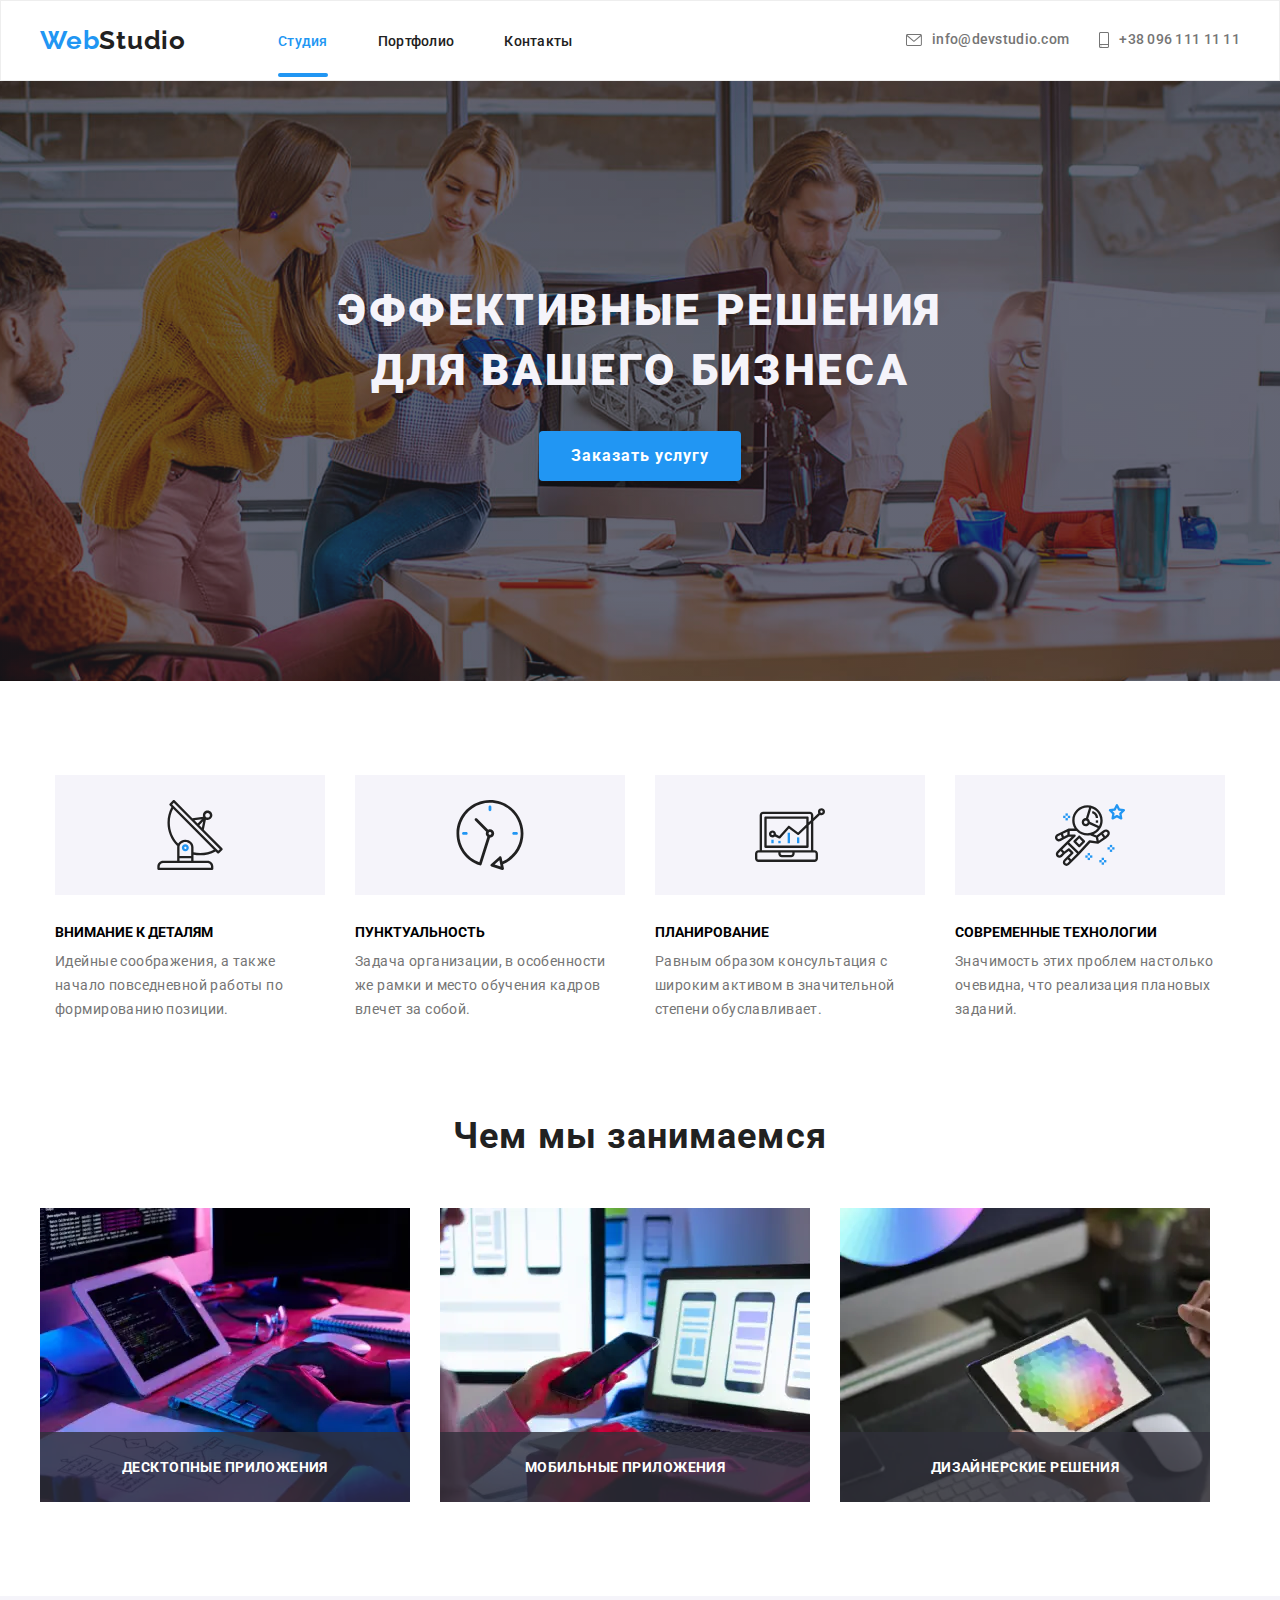
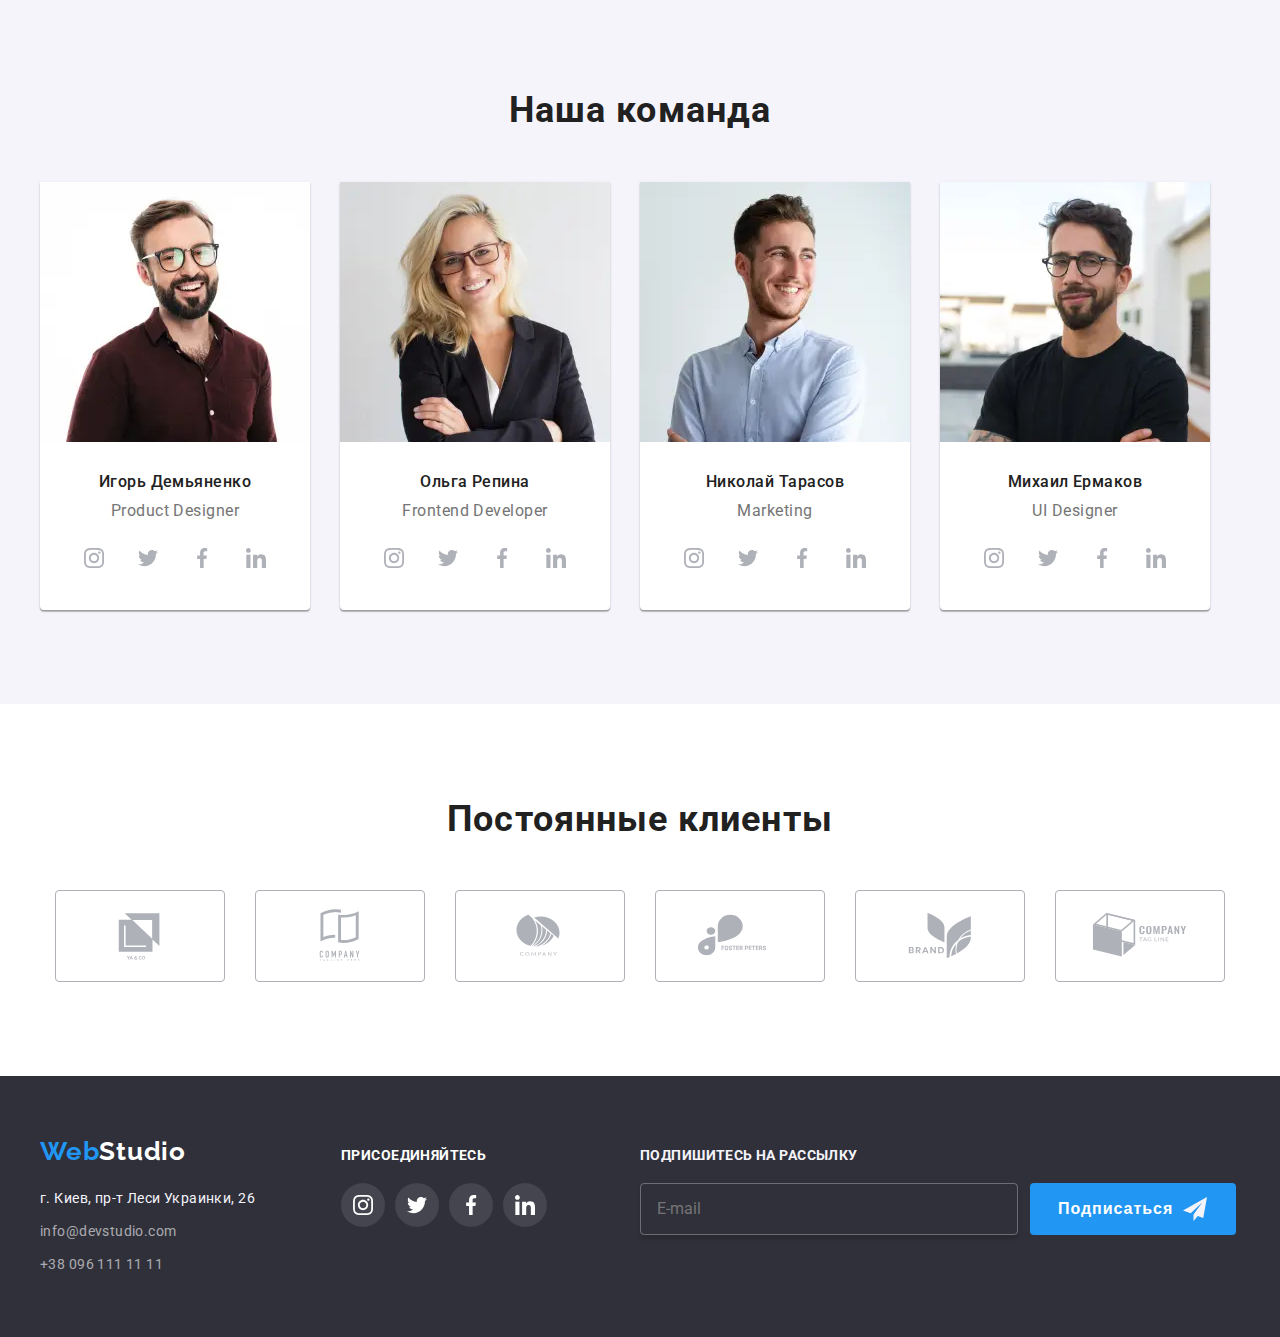
<file: index.html>
<!DOCTYPE html>
<html lang="ru">

<head>
    <meta charset="UTF-8">
    <meta http-equiv="X-UA-Compatible" content="IE=edge">
    <meta name="viewport" content="width=device-width, initial-scale=1.0">
    <title>Главная</title>
    <link rel="preconnect" href="https://fonts.googleapis.com">
    <link rel="preconnect" href="https://fonts.gstatic.com" crossorigin>
    <link
        href="https://fonts.googleapis.com/css2?family=Raleway:wght@700&family=Roboto:wght@400;500;700;900&display=swap"
        rel="stylesheet">
    <link rel="stylesheet" href="https://cdnjs.cloudflare.com/ajax/libs/modern-normalize/1.1.0/modern-normalize.min.css"
        integrity="sha512-wpPYUAdjBVSE4KJnH1VR1HeZfpl1ub8YT/NKx4PuQ5NmX2tKuGu6U/JRp5y+Y8XG2tV+wKQpNHVUX03MfMFn9Q=="
        crossorigin="anonymous" referrerpolicy="no-referrer" />
    <!-- <link rel="stylesheet" href="./css/styles.css"> -->
    <link rel="stylesheet" href="./css/main.min.css">
</head>
<!-- header -->
<body сlass="body">
    <header class="header">
        <div class="container header__container">
            <nav class="navigation ">
                <a class="logo logo-header link" href="./index.html" lang="en"><span class="logo logo-accent">Web</span>Studio</a>
                <ul class="nav-list list">
                    <li class="nav-list__item">
                        <a class="nav-list__link link active" href="index.html">Студия</a>
                    </li>
                    <li class="nav-list__item">
                        <a class="nav-list__link link" href="portfolio.html">Портфолио</a>
                    </li>
                    <li class="nav-list__item">
                        <a class="nav-list__link link" href="">Контакты</a>
                    </li>
                </ul>
            </nav>
            <button type="button" class="mobile-menu-btn" data-menu-open>
                <svg class="mobile-menu-btn__icon" width="40" height="40">
                    <use href="./images/icons/sprite.svg#burger-menu-icon"></use>
                </svg>
            </button>
            <div class="header-hidden">
            <ul class="header-list list">
                <li class="header-list__item">
            <a class="contact-email link" href="mailto:info@devstudio.com">
                <svg class="header-icon header-icon__email" width="16" height="12">
                    <use href="./images/icons/sprite.svg#envelope"></use>
                </svg>
                info@devstudio.com
            </a>
        </li>
        <li class="header-list__item">
            <a class="contact-number link" href="tel:+380961111111">
                <svg class="header-icon header-icon__tel" width="10" height="16">
                    <use href="./images/icons/sprite.svg#smartphone"></use>
                </svg>
                +38 096 111 11 11
            </a>
        </li>
        </ul>
        </div>
        </div>

        <!-- mobile-menu -->
        <div class="mobile-menu" data-menu>
            <div class="container mobile-menu__container">
                <button type="button" class="mobile-menu__close-btn" data-menu-close>
                    <svg class="mobile-menu__close-icon" width="40" height="40">
                        <use href="./images/icons/sprite.svg#mobile-close-icon"></use>
                    </svg>
                </button>
                <ul class="list mobile-menu__nav">
                    <li class="mobile-menu__item">
                        <a class="mobile-menu__link link active" href="index.html">Студия</a>
                    </li>
                    <li class="mobile-menu__item">
                        <a a class="mobile-menu__link link" href="portfolio.html">Портфолио</a>
                    </li>
                    <li class="mobile-menu__item">
                        <a class="mobile-menu__link link" href="">Контакты</a>
                    </li>
                </ul>
                <ul class="mobile_menu__contacts list">
                    <li class="mobile-menu__item">
                        <a class="mobile-menu__contact-link-tel link" href="tel:+380961111111">
                            +38 096 111 11 11
                        </a>
                    </li>
                    <li class="mobile-menu__item">
                <a class="mobile-menu__contact-link-email link" href="mailto:info@devstudio.com">
                    info@devstudio.com
                </a>
            </li>
                </ul>
                <ul class="mobile-menu__socials">
                    <li class="mobile-menu__socials-item list">
                        <a class="mobile-menu__socials-link link" href=""target="_blank" rel="noopener noreferrer">Instagram</a>
                    </li>
                    <li class="mobile-menu__socials-item list">
                        <a class="mobile-menu__socials-link link" href="" target="_blank" rel="noopener noreferrer">Twitter</a>
                    </li>
                    <li class="mobile-menu__socials-item list">
                        <a class="mobile-menu__socials-link link" href="" target="_blank" rel="noopener noreferrer">Facebook</a>
                    </li>
                    <li class="mobile-menu__socials-item list">
                        <a class="mobile-menu__socials-link link" href="" target="_blank" rel="noopener noreferrer">LinkedIn</a>
                    </li>
                </ul>
            </div>
            
        </div>
    </header>

    <main>

        <!-- main section -->

        <section class="main-section main-section__bg">
            <div class="container">
                <h1 class="main-section__title">Эффективные решения <br />
                    для вашего бизнеса
                    </h1>
                <button class="services-btn" type="button" data-modal-open>Заказать услугу</button>
            </div>
        </section>

        <!-- second section -->

        <section class="section second-section">
            <div class="container">
                <ul class="list peculiarities-list peculiarities-flex">
                    <li class="peculiarities-list__item">
                        <div class="peculiarities-list__div">
                            <svg class="peculiarities-list__logo" width="70" height="70">
                                <use href="./images/icons/sprite.svg#antenna"></use>
                            </svg>
                        </div>
                        <h3 class="peculiarities">Внимание к деталям</h3>
                        <p class="features">Идейные соображения, а также начало повседневной работы по формированию
                            позиции.</p>
                    </li>
                    <li class="peculiarities-list__item">
                        <div class="peculiarities-list__div">
                            <svg class="peculiarities-list__logo" width="70" height="70">
                                <use href="./images/icons/sprite.svg#clock"></use>
                            </svg>
                        </div>
                        <h3 class="peculiarities">Пунктуальность</h3>
                        <p class="features">Задача организации, в особенности же рамки и место обучения кадров влечет за
                            собой.</p>
                    </li>
                    <li class="peculiarities-list__item">
                        <div class="peculiarities-list__div">
                            <svg class="peculiarities-list__logo" width="70" height="70">
                                <use href="./images/icons/sprite.svg#diagram"></use>
                            </svg>
                        </div>
                        <h3 class="peculiarities">Планирование</h3>
                        <p class="features">Равным образом консультация с широким активом в значительной степени
                            обуславливает.</p>
                    </li>
                    <li class="peculiarities-list__item">
                        <div class="peculiarities-list__div">
                            <svg class="peculiarities-list__logo" width="70" height="70">
                                <use href="./images/icons/sprite.svg#astronaut"></use>
                            </svg>
                        </div>
                        <h3 class="peculiarities">Современные технологии</h3>
                        <p class="features">Значимость этих проблем настолько очевидна, что реализация плановых заданий.
                        </p>
                    </li>
                </ul>
            </div>
        </section>

        <!-- third section -->

        <section class="section third-section">
            <div class="container">
                <h2 class="about-us section__titles">Чем мы занимаемся</h2>
                <ul class="list about-us__list">
                    <li class="about-us__list-item">
                        <picture>
                            <source 
                                srcset="./images/img-1.webp 1x, ./images/img-1@2x.webp 2x"
                                media="(min-width: 1200px)"
                                type="image/webp"
                            />

                            <source 
                                srcset="./images/img-1.jpg 1x, ./images/img-1@2x.jpg 2x"
                                media="(min-width: 1200px)"
                            />
                            <img src="./images/img-1.jpg" alt="набор кода на планшете" width="370" height="294">
                        </picture>
                            <div class="about-us__lable">
                                <p class="about-us__paragraph">ДЕСКТОПНЫЕ ПРИЛОЖЕНИЯ</p>
                            </div>
                        </li>
                    <li class="about-us__list-item">
                        <picture>
                            <source 
                                srcset="./images/img-2.webp 1x, ./images/img-2@2x.webp 2x"
                                media="(min-width: 1200px)"
                                type="image/webp"
                            />

                            <source 
                                srcset="./images/img-2.jpg 1x, ./images/img-2@2x.jpg 2x"
                                media="(min-width: 1200px)"
                            />
                            <img src="./images/img-2.jpg" alt="синхронизация телефона с компьютером" width="370" height="294">
                        </picture>
                            <div class="about-us__lable">
                                <p class="about-us__paragraph">Мобильные приложения</p>
                            </div>
                            </li>
                    <li class="about-us__list-item">
                        <picture>
                            <source 
                                srcset="./images/img-3.webp 1x, ./images/img-3@2x.webp 2x"
                                media="(min-width: 1200px)"
                                type="image/webp"
                            />

                            <source 
                                srcset="./images/img-3.jpg 1x, ./images/img-3@2x.jpg 2x"
                                media="(min-width: 1200px)"
                            />
                            <img src="./images/img-3.jpg" alt="рисунок на графическом планшете" width="370" height="294">
                        </picture>
                            <div class="about-us__lable">
                                <p class="about-us__paragraph">Дизайнерские решения</p>
                            </div>
                            </li>
                </ul>
            </div>
        </section>

        <!-- fourth section -->

        <section class="section fourth-section">
            <div class="container">
                <h2 class="our-team section__titles">Наша команда</h2>
                <ul class="list our-team__list">
                    <li class="our-team__list-item">
                        <picture>
                            <source 
                                srcset="./images/img-4.webp 1x, ./images/img-4@2x.webp 2x"
                                media="(min-width: 1200px)"
                                type="image/webp"
                            />

                            <source 
                                srcset="./images/img-4.jpg 1x, ./images/img-4@2x.jpg 2x"
                                media="(min-width: 1200px)"
                            />

                            <source 
                                srcset="./images/img-4-tablet.webp 1x, ./images/img-4-tablet@2x.webp 2x"
                                media="(min-width: 768px)"
                                type="image/webp"
                            />

                            <source 
                                srcset="./images/img-4-tablet.jpg 1x, ./images/img-4-tablet@2x.jpg 2x"
                                media="(min-width: 768px)"
                            />

                            <source 
                                srcset="./images/img-4-mobile.webp 1x, ./images/img-4-mobile@2x.webp 2x"
                                media="(max-width: 767px)"
                                type="image/webp"
                            />

                            <source 
                                srcset="./images/img-4-mobile.jpg 1x, ./images/img-4-mobile@2x.jpg 2x"
                                media="(max-width: 767px)"
                            />

                            <img class="our-team__list-img" src="./images/img-4.jpg" alt="Игорь Демьяненко" width="450" height="260">
                        </picture>
                        <div class="our-team__wrapper">
                        <h3 class="team-members">Игорь Демьяненко</h3>
                        <p class="members-positions" lang="en">Product Designer</p>
                        <ul class="social-list list">
                            <li class="social-list__item">
                                <a class="social-list__link" href="">
                                    <svg class="social-list__icon" width="20" height="20">
                                        <use href="./images/icons/sprite.svg#instagram"></use>
                                    </svg>
                                </a>
                            </li>
                            <li class="social-list__item">
                                <a class="social-list__link" href="">
                                    <svg class="social-list__icon" width="20" height="20">
                                        <use href="./images/icons/sprite.svg#twitter"></use>
                                    </svg>
                                </a>
                            </li>
                            <li class="social-list__item">
                                <a class="social-list__link" href="">
                                    <svg class="social-list__icon" width="20" height="20">
                                        <use href="./images/icons/sprite.svg#facebook"></use>
                                    </svg>
                                </a>
                            </li>
                            <li class="social-list__item">
                                <a class="social-list__link" href="">
                                    <svg class="social-list__icon" width="20" height="20">
                                        <use href="./images/icons/sprite.svg#linkedin"></use>
                                    </svg>
                                </a>
                            </li>
                        </ul>
                        </div>
                    </li>
                    <li class="our-team__list-item">
                        <picture>
                            <source 
                                srcset="./images/img-5.webp 1x, ./images/img-5@2x.webp 2x"
                                media="(min-width: 1200px)"
                                type="image/webp"
                            />

                            <source 
                                srcset="./images/img-5.jpg 1x, ./images/img-5@2x.jpg 2x"
                                media="(min-width: 1200px)"
                            />

                            <source 
                                srcset="./images/img-5-tablet.webp 1x, ./images/img-5-tablet@2x.webp 2x"
                                media="(min-width: 768px)"
                                type="image/webp"
                            />

                            <source 
                                srcset="./images/img-5-tablet.jpg 1x, ./images/img-5-tablet@2x.jpg 2x"
                                media="(min-width: 768px)"
                            />

                            <source 
                                srcset="./images/img-5-mobile.webp 1x, ./images/img-5-mobile@2x.webp 2x"
                                media="(max-width: 767px)"
                                type="image/webp"
                            />

                            <source 
                                srcset="./images/img-5-mobile.jpg 1x, ./images/img-5-mobile@2x.jpg 2x"
                                media="(max-width: 767px)"
                            />
                            <img class="our-team__list-img" src="./images/img-5.jpg" alt="Ольга Репина" width="450" height="260">
                        </picture>
                        <div class="our-team__wrapper">
                        <h3 class="team-members">Ольга Репина</h3>
                        <p class="members-positions" lang="en">Frontend Developer</p>
                        <ul class="social-list list">
                            <li class="social-list__item">
                                <a class="social-list__link" href="">
                                    <svg class="social-list__icon" width="20" height="20">
                                        <use href="./images/icons/sprite.svg#instagram"></use>
                                    </svg>
                                </a>
                            </li>
                            <li class="social-list__item">
                                <a class="social-list__link" href="">
                                    <svg class="social-list__icon" width="20" height="20">
                                        <use href="./images/icons/sprite.svg#twitter"></use>
                                    </svg>
                                </a>
                            </li>
                            <li class="social-list__item">
                                <a class="social-list__link" href="">
                                    <svg class="social-list__icon" width="20" height="20">
                                        <use href="./images/icons/sprite.svg#facebook"></use>
                                    </svg>
                                </a>
                            </li>
                            <li class="social-list__item">
                                <a class="social-list__link" href="">
                                    <svg class="social-list__icon" width="20" height="20">
                                        <use href="./images/icons/sprite.svg#linkedin"></use>
                                    </svg>
                                </a>
                            </li>
                        </ul>
                        </div>
                    </li>
                    <li class="our-team__list-item">
                        <picture>
                            <source 
                                srcset="./images/img-6.webp 1x, ./images/img-6@2x.webp 2x"
                                media="(min-width: 1200px)"
                                type="image/webp"
                            />

                            <source 
                                srcset="./images/img-6.jpg 1x, ./images/img-6@2x.jpg 2x"
                                media="(min-width: 1200px)"
                            />

                            <source 
                                srcset="./images/img-6-tablet.webp 1x, ./images/img-6-tablet@2x.webp 2x"
                                media="(min-width: 768px)"
                                type="image/webp"
                            />

                            <source 
                                srcset="./images/img-6-tablet.jpg 1x, ./images/img-6-tablet@2x.jpg 2x"
                                media="(min-width: 768px)"
                            />

                            <source 
                                srcset="./images/img-6-mobile.webp 1x, ./images/img-6-mobile@2x.webp 2x"
                                media="(max-width: 767px)"
                                type="image/webp"
                            />

                            <source 
                                srcset="./images/img-6-mobile.jpg 1x, ./images/img-6-mobile@2x.jpg 2x"
                                media="(max-width: 767px)"
                            />
                            <img class="our-team__list-img" src="./images/img-6.jpg" alt="Николай Тарасов" width="450" height="260">
                        </picture>
                        <div class="our-team__wrapper">
                        <h3 class="team-members">Николай Тарасов</h3>
                        <p class="members-positions" lang="en">Marketing</p>
                        <ul class="social-list list">
                            <li class="social-list__item">
                                <a class="social-list__link" href="">
                                    <svg class="social-list__icon" width="20" height="20">
                                        <use href="./images/icons/sprite.svg#instagram"></use>
                                    </svg>
                                </a>
                            </li>
                            <li class="social-list__item">
                                <a class="social-list__link" href="">
                                    <svg class="social-list__icon" width="20" height="20">
                                        <use href="./images/icons/sprite.svg#twitter"></use>
                                    </svg>
                                </a>
                            </li>
                            <li class="social-list__item">
                                <a class="social-list__link" href="">
                                    <svg class="social-list__icon" width="20" height="20">
                                        <use href="./images/icons/sprite.svg#facebook"></use>
                                    </svg>
                                </a>
                            </li>
                            <li class="social-list__item">
                                <a class="social-list__link" href="">
                                    <svg class="social-list__icon" width="20" height="20">
                                        <use href="./images/icons/sprite.svg#linkedin"></use>
                                    </svg>
                                </a>
                            </li>
                        </ul>
                        </div>
                    </li>
                    <li class="our-team__list-item">
                        <picture>
                            <source 
                                srcset="./images/img-7.webp 1x, ./images/img-7@2x.webp 2x"
                                media="(min-width: 1200px)"
                                type="image/webp"
                            />

                            <source 
                                srcset="./images/img-7.jpg 1x, ./images/img-7@2x.jpg 2x"
                                media="(min-width: 1200px)"
                            />

                            <source 
                                srcset="./images/img-7-tablet.webp 1x, ./images/img-7-tablet@2x.webp 2x"
                                media="(min-width: 768px)"
                                type="image/webp"
                            />

                            <source 
                                srcset="./images/img-7-tablet.jpg 1x, ./images/img-7-tablet@2x.jpg 2x"
                                media="(min-width: 768px)"
                            />

                            <source 
                                srcset="./images/img-7-mobile.webp 1x, ./images/img-7-mobile@2x.webp 2x"
                                media="(max-width: 767px)"
                                type="image/webp"
                            />

                            <source 
                                srcset="./images/img-7-mobile.jpg 1x, ./images/img-7-mobile@2x.jpg 2x"
                                media="(max-width: 767px)"
                            />
                            <img class="our-team__list-img" src="./images/img-7.jpg" alt="Михаил Ермаков" width="450" height="260">
                        </picture>
                        <div class="our-team__wrapper">
                        <h3 class="team-members">Михаил Ермаков</h3>
                        <p class="members-positions" lang="en">UI Designer</p>
                        <ul class="social-list list">
                            <li class="social-list__item">
                                <a class="social-list__link" href="">
                                    <svg class="social-list__icon" width="20" height="20">
                                        <use href="./images/icons/sprite.svg#instagram"></use>
                                    </svg>
                                </a>
                            </li>
                            <li class="social-list__item">
                                <a class="social-list__link" href="">
                                    <svg class="social-list__icon" width="20" height="20">
                                        <use href="./images/icons/sprite.svg#twitter"></use>
                                    </svg>
                                </a>
                            </li>
                            <li class="social-list__item">
                                <a class="social-list__link" href="">
                                    <svg class="social-list__icon" width="20" height="20">
                                        <use href="./images/icons/sprite.svg#facebook"></use>
                                    </svg>
                                </a>
                            </li>
                            <li class="social-list__item">
                                <a class="social-list__link" href="">
                                    <svg class="social-list__icon" width="20" height="20">
                                        <use href="./images/icons/sprite.svg#linkedin"></use>
                                    </svg>
                                </a>
                            </li>
                        </ul>
                        </div>
                    </li>
                </ul>
            </div>
        </section>

        <!-- fift section -->

        <section class="section fift-section">
            <div class="container">
                <h2 class="clients-title section__titles">Постоянные клиенты</h2>
                <ul class="clients-list list">
                    <li class="clients-list__item">
                        <a class="clients-list__link" href="">
                            <svg class="clients-logo" width="106" height="60">
                                <use href="./images/icons/sprite.svg#logo-1"></use>
                            </svg>
                        </a></li>
                    <li class="clients-list__item">
                        <a class="clients-list__link" href="">
                            <svg class="clients-logo" width="106" height="60">
                                <use href="./images/icons/sprite.svg#logo-2"></use>
                            </svg>
                        </a></li>
                    <li class="clients-list__item">
                        <a class="clients-list__link" href="">
                            <svg class="clients-logo" width="106" height="60">
                                <use href="./images/icons/sprite.svg#logo-3"></use>
                            </svg>
                        </a></li>
                    <li class="clients-list__item">
                        <a class="clients-list__link" href="">
                            <svg class="clients-logo" width="106" height="60">
                                <use href="./images/icons/sprite.svg#logo-4"></use>
                            </svg>
                        </a></li>
                    <li class="clients-list__item">
                        <a class="clients-list__link" href="">
                            <svg class="clients-logo" width="106" height="60">
                                <use href="./images/icons/sprite.svg#logo-5"></use>
                            </svg>
                        </a></li>
                    <li class="clients-list__item">
                        <a class="clients-list__link" href="">
                            <svg class="clients-logo" width="106" height="60">
                                <use href="./images/icons/sprite.svg#logo-6"></use>
                            </svg>
                        </a></li>
                </ul>


            </div>

        </section>
    </main>

    <!-- footer -->

    <footer class="footer">
        <div class="container footer-container">
            <div class="footer-info">
                <a class="logo logo-footer link" href="" lang="en"><span class="logo logo-accent">Web</span>Studio</a>
                <address class="address">
                    <ul class="list footer-list">
                        <li class="footer-list__item"><a class="street link" href="https://goo.gl/maps/DmMxGW5ZQL83qcNfA"
                                target="_blank" rel="noopener noreferrer">г. Киев, пр-т Леси Украинки, 26</a></li>
                        <li class="footer-list__item"><a class="contact link"
                                href="mailto:info@devstudio.com">info@devstudio.com</a></li>
                        <li class="footer-list__item"><a class="contact link" href="tel:+380961111111">+38 096
                                111 11 11</a></li>
                    </ul>
                </address>
            </div>
        <div class="footer-join ">
            <p class="join-name">присоединяйтесь</p>
            <ul class="join-list list">
                <li class="join-list__item">
                    <a class="join-list__link" href="">
                        <svg class="join-icon" width="20" height="20">
                            <use href="./images/icons/sprite.svg#instagram"></use>
                        </svg>
                    </a>
                </li>
                <li class="join-list__item">
                    <a class="join-list__link" href="">
                        <svg class="join-icon" width="20" height="20">
                            <use href="./images/icons/sprite.svg#twitter"></use>
                        </svg>
                    </a>
                </li>
                <li class="join-list__item">
                    <a class="join-list__link" href="">
                        <svg class="join-icon" width="20" height="20">
                            <use href="./images/icons/sprite.svg#facebook"></use>
                        </svg>
                    </a>
                </li>
                <li class="join-list__item">
                    <a class="join-list__link" href="">
                        <svg class="join-icon" width="20" height="20">
                            <use href="./images/icons/sprite.svg#linkedin"></use>
                        </svg>
                    </a>
                </li>
            </ul>
        </div>
        <div class="subscribe-content">
            <p class="subscribe-title">Подпишитесь на рассылку</p>
        <form action="" class="subscribe-block">
                <input class="subscribe-email" type="email" name="email" placeholder="E-mail">
                <button class="subscribe-btn" type="submit">Подписаться
                    <svg class="subscribe-icon" width="24" height="24">
                        <use href="./images/icons/sprite.svg#send"></use>
                    </svg>
                </button>
            </div>
        </form>
    </div>
    </footer> 

    <!-- backdrop -->
    <div class="backdrop is-hidden" data-modal>
        <div class="modal">
            <button type="button" class="modal-close-btn" data-modal-close>
                <svg class="modal-close-icon" width="11" height="11">
                    <use href="./images/icons/sprite.svg#close-icon"></use>
                </svg>
            </button>
            <p class="contact-form-title">Оставьте свои данные, мы вам перезвоним</p>
            <form class="contact-form">
                <label class="contact-form-field">
                    <span class="contact-form-data">Имя</span>
                    <span class="contact-form-input-wrapper">
                    <input name="user_name" class="contact-form-input" type="text" required />
                    <svg class="contact-form-icon" width="12" height="12">
                        <use href="./images/icons/sprite.svg#person"></use>
                    </svg>
                    </span>
                </label>
                <label class="contact-form-field">
                    <span class="contact-form-data">Телефон</span>
                    <span class="contact-form-input-wrapper">
                    <input name="user_phone" class="contact-form-input" type="tel" required />
                    <svg class="contact-form-icon" width="13" height="13">
                        <use href="./images/icons/sprite.svg#phone"></use>
                    </svg>
                </span>
                </label>
                <label class="contact-form-field">
                    <span class="contact-form-data">Почта</span>
                    <span class="contact-form-input-wrapper">
                    <input name="user_email" class="contact-form-input" type="email" required />
                    <svg class="contact-form-icon" width="15" height="12">
                        <use href="./images/icons/sprite.svg#contact-email"></use>
                    </svg>
                </span>
                </label>
                <label class="contact-form-field">
                    <span class="contact-form-data">Комментарий</span>
                    <textarea name="user_massage" class="contact-form-message" placeholder="Введите текст"></textarea>
                </label>
                <div class="contact-form-checkbox-wrapper">
                    <input name="accept-policy" type="checkbox" class="contact-form-checkbox visually-hidden" id="policy-checkbox" required />
                    <label for="policy-checkbox" class="contatc-form-checkbox-label"
                        >Соглашаюсь с рассылкой и принимаю&nbsp;<a class="terms" href="">Условия договора</a></label
                        >
                </div>
                <button type="submit" class="contact-form-submit-btn">Отправить</button>
            </form>
        </div>
    </div>

    <script src="./js/modal.js"></script>
    <script src="./js/mobile-menu.js"></script>
</body>

</html>
</file>
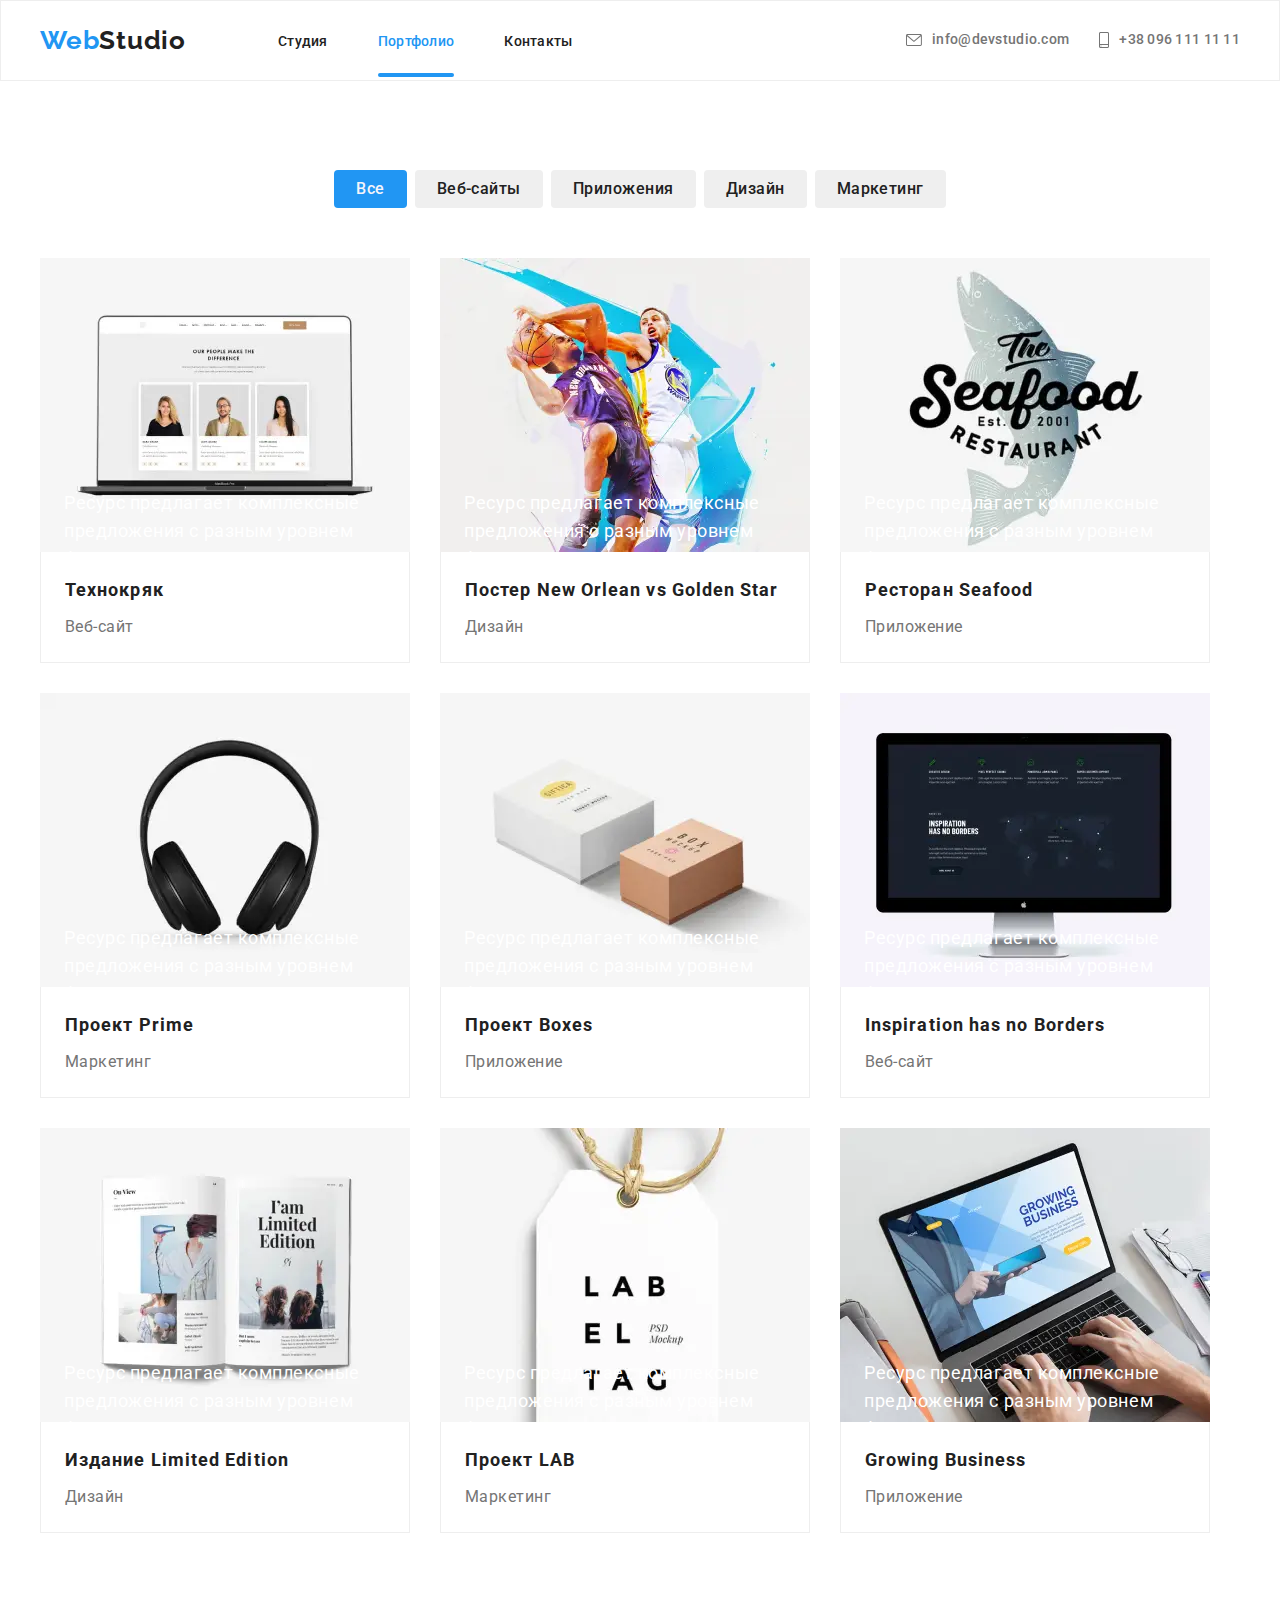
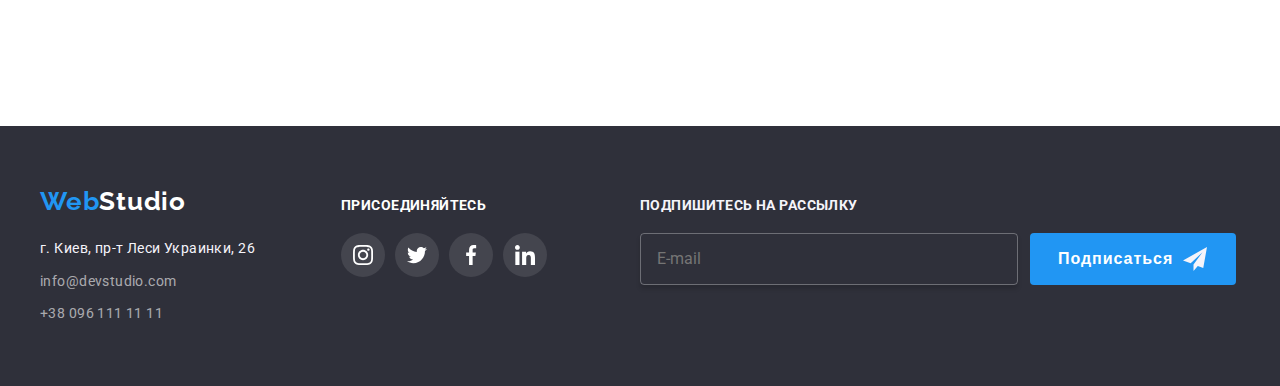
<file: portfolio.html>
<!DOCTYPE html>
<html lang="ru">
<head>
    <meta charset="UTF-8">
    <meta http-equiv="X-UA-Compatible" content="IE=edge">
    <meta name="viewport" content="width=device-width, initial-scale=1.0">
    <title>Портфолио</title>
    <link rel="preconnect" href="https://fonts.googleapis.com">
    <link rel="preconnect" href="https://fonts.gstatic.com" crossorigin>
    <link href="https://fonts.googleapis.com/css2?family=Raleway:wght@700&family=Roboto:wght@400;500;700;900&display=swap"
        rel="stylesheet">
        <link rel="stylesheet" href="https://cdnjs.cloudflare.com/ajax/libs/modern-normalize/1.1.0/modern-normalize.min.css"
            integrity="sha512-wpPYUAdjBVSE4KJnH1VR1HeZfpl1ub8YT/NKx4PuQ5NmX2tKuGu6U/JRp5y+Y8XG2tV+wKQpNHVUX03MfMFn9Q=="
            crossorigin="anonymous" referrerpolicy="no-referrer" />
    <!-- <link rel="stylesheet" href="./css/styles.css"> -->
    <link rel="stylesheet" href="./css/main.min.css">

</head>
<body class="body">
    <header class="header">
        <div class="container header__container">
            <nav class="navigation">
                <a class="logo logo-header link" href="" lang="en"><span class="logo logo-accent">Web</span>Studio</a>
                <ul class="nav-list list">
                    <li class="nav-list__item">
                        <a class="nav-list__link link" href="index.html">Студия</a>
                    </li>
                    <li class="nav-list__item">
                        <a class="nav-list__link link active" href="portfolio.html">Портфолио</a>
                    </li>
                    <li class="nav-list__item">
                        <a class="nav-list__link link" href="">Контакты</a>
                    </li>
                </ul>
            </nav>
            <button type="button" class="mobile-menu-btn" data-menu-open>
                <svg class="mobile-menu-btn__icon" width="40" height="40">
                    <use href="./images/icons/sprite.svg#burger-menu-icon"></use>
                </svg>
            </button>
            <ul class="header-list list">
                <li class="header-list__item">
            <a class="contact-email link" href="mailto:info@devstudio.com">
                <svg class="header-icon header-icon__email" width="16" height="12">
                    <use href="./images/icons/sprite.svg#envelope"></use>
                </svg>
                info@devstudio.com
            </a>
        </li>
        <li class="header-list__item">
            <a class="contact-number link" href="tel:+380961111111">
                <svg class="header-icon header-icon__tel" width="10" height="16">
                    <use href="./images/icons/sprite.svg#smartphone"></use>
                </svg>
                +38 096 111 11 11
            </a>
        </li>
        </ul>
        </div>

        <!-- mobile-menu -->
        <div class="mobile-menu" data-menu>
            <div class="container mobile-menu__container">
                <button type="button" class="mobile-menu__close-btn" data-menu-close>
                    <svg class="mobile-menu__close-icon" width="40" height="40">
                        <use href="./images/icons/sprite.svg#mobile-close-icon"></use>
                    </svg>
                </button>
                <ul class="list mobile-menu__nav">
                    <li class="mobile-menu__item">
                        <a class="mobile-menu__link link" href="index.html">Студия</a>
                    </li>
                    <li class="mobile-menu__item">
                        <a a class="mobile-menu__link link active" href="portfolio.html">Портфолио</a>
                    </li>
                    <li class="mobile-menu__item">
                        <a class="mobile-menu__link link" href="">Контакты</a>
                    </li>
                </ul>
                <ul class="mobile_menu__contacts list">
                    <li class="mobile-menu__item">
                        <a class="mobile-menu__contact-link-tel link" href="tel:+380961111111">
                            +38 096 111 11 11
                        </a>
                    </li>
                    <li class="mobile-menu__item">
                <a class="mobile-menu__contact-link-email link" href="mailto:info@devstudio.com">
                    info@devstudio.com
                </a>
            </li>
                </ul>
                <ul class="mobile-menu__socials">
                    <li class="mobile-menu__socials-item list">
                        <a class="mobile-menu__socials-link link" href=""target="_blank" rel="noopener noreferrer">Instagram</a>
                    </li>
                    <li class="mobile-menu__socials-item list">
                        <a class="mobile-menu__socials-link link" href="" target="_blank" rel="noopener noreferrer">Twitter</a>
                    </li>
                    <li class="mobile-menu__socials-item list">
                        <a class="mobile-menu__socials-link link" href="" target="_blank" rel="noopener noreferrer">Facebook</a>
                    </li>
                    <li class="mobile-menu__socials-item list">
                        <a class="mobile-menu__socials-link link" href="" target="_blank" rel="noopener noreferrer">LinkedIn</a>
                    </li>
                </ul>
            </div>
            
        </div>
    </header>
<main>
    <section class="section btn-section">
        <div class="container">
        <ul class="list portfolio-btn-list">
        <li class="portfolio-btn-list__item">
            <button class="portfolio-btn-active" type="button">Все</button>
        </li>
        <li class="portfolio-btn-list__item">
            <button class="portfolio-btn" type="button">Веб-сайты</button>
        </li>
        <li class="portfolio-btn-list__item">
            <button class="portfolio-btn" type="button">Приложения</button>
        </li>
        <li class="portfolio-btn-list__item">
            <button class="portfolio-btn" type="button">Дизайн</button>
        </li>
        <li class="portfolio-btn-list__item">
            <button class="portfolio-btn" type="button">Маркетинг</button>
        </li>
        </ul>
    </div>
    <div class="container">
        <ul class="list portfolio-department-list">
            <li class="portfolio-department-list__item">
                <!-- <a class="portfolio-department__link" href=""> -->
                <div class="project-wrapper">
                    <picture>
                        <source 
                                srcset="./images/img-8.webp 1x, ./images/img-8@2x.webp 2x"
                                media="(min-width: 1200px)"
                                type="image/webp"
                            />

                            <source 
                                srcset="./images/img-8.jpg 1x, ./images/img-8@2x.jpg 2x"
                                media="(min-width: 1200px)"
                            />

                            <source 
                                srcset="./images/img-8-tablet.webp 1x, ./images/img-8-tablet@2x.webp 2x"
                                media="(min-width: 768px)"
                                type="image/webp"
                            />

                            <source 
                                srcset="./images/img-8-tablet.jpg 1x, ./images/img-8-tablet@2x.jpg 2x"
                                media="(min-width: 768px)"
                            />

                            <source 
                                srcset="./images/img-8-mobile.webp 1x, ./images/img-8-mobile@2x.webp 2x"
                                media="(max-width: 767px)"
                                type="image/webp"
                            />

                            <source 
                                srcset="./images/img-8-mobile.jpg 1x, ./images/img-8-mobile@2x.jpg 2x"
                                media="(max-width: 767px)"
                            />
                        <img src="images/img-8.jpg" alt="Технокряк" width="450" height="294">
                    </picture>
                <div class="project-overlay">
                    <div class="project-text">
                        <p>Ресурс предлагает комплексные предложения с разным уровнем функционала и сервисов. Все это позволит посетителю получить исчерпывающие сведения о компании или частном лице.</p>
                    </div>
                </div>
            </div>
                <div class="portfolio-department__wrapper">
                <h3 class="img-description">Технокряк</h3>
                <p class="department">Веб-сайт</p>
            </div>
        <!-- </a> -->
            </li>
            <li class="portfolio-department-list__item">
                <div class="project-wrapper">
                    <picture>
                        <source 
                                srcset="./images/img-9.webp 1x, ./images/img-9@2x.webp 2x"
                                media="(min-width: 1200px)"
                                type="image/webp"
                            />

                            <source 
                                srcset="./images/img-9.jpg 1x, ./images/img-9@2x.jpg 2x"
                                media="(min-width: 1200px)"
                            />

                            <source 
                                srcset="./images/img-9-tablet.webp 1x, ./images/img-9-tablet@2x.webp 2x"
                                media="(min-width: 768px)"
                                type="image/webp"
                            />

                            <source 
                                srcset="./images/img-9-tablet.jpg 1x, ./images/img-9-tablet@2x.jpg 2x"
                                media="(min-width: 768px)"
                            />

                            <source 
                                srcset="./images/img-9-mobile.webp 1x, ./images/img-9-mobile@2x.webp 2x"
                                media="(max-width: 767px)"
                                type="image/webp"
                            />

                            <source 
                                srcset="./images/img-9-mobile.jpg 1x, ./images/img-9-mobile@2x.jpg 2x"
                                media="(max-width: 767px)"
                            />
                        <img src="images/img-9.jpg" alt="Постер New Orlean vs Golden Star" width="450" height="294">
                    </picture>
                <div class="project-overlay">
                    <div class="project-text">
                        <p>Ресурс предлагает комплексные предложения с разным уровнем функционала и сервисов. Все это позволит посетителю получить исчерпывающие сведения о компании или частном лице.</p>
                    </div>
                </div>
            </div>
                <div class="portfolio-department__wrapper">
                <h3 class="img-description">Постер New Orlean vs Golden Star</h3>
                <p class="department">Дизайн</p>
                </div>
            </li>
            <li class="portfolio-department-list__item">
                <div class="project-wrapper">
                    <picture>
                        <source 
                                srcset="./images/img-10.webp 1x, ./images/img-10@2x.webp 2x"
                                media="(min-width: 1200px)"
                                type="image/webp"
                            />

                            <source 
                                srcset="./images/img-10.jpg 1x, ./images/img-10@2x.jpg 2x"
                                media="(min-width: 1200px)"
                            />

                            <source 
                                srcset="./images/img-10-tablet.webp 1x, ./images/img-10-tablet@2x.webp 2x"
                                media="(min-width: 768px)"
                                type="image/webp"
                            />

                            <source 
                                srcset="./images/img-10-tablet.jpg 1x, ./images/img-10-tablet@2x.jpg 2x"
                                media="(min-width: 768px)"
                            />

                            <source 
                                srcset="./images/img-10-mobile.webp 1x, ./images/img-10-mobile@2x.webp 2x"
                                media="(max-width: 767px)"
                                type="image/webp"
                            />

                            <source 
                                srcset="./images/img-10-mobile.jpg 1x, ./images/img-10-mobile@2x.jpg 2x"
                                media="(max-width: 767px)"
                            />
                        <img src="images/img-10.jpg" alt="Ресторан Seafood" width="450" height="294">
                    </picture>
                <div class="project-overlay">
                    <div class="project-text">
                        <p>Ресурс предлагает комплексные предложения с разным уровнем функционала и сервисов. Все это позволит посетителю получить исчерпывающие сведения о компании или частном лице.</p>
                    </div>
                </div>
            </div>
                <div class="portfolio-department__wrapper">
                <h3 class="img-description">Ресторан Seafood</h3>
                <p class="department">Приложение</p>
                </div>
            </li>
            <li class="portfolio-department-list__item">
                <div class="project-wrapper">
                    <picture>
                        <source 
                                srcset="./images/img-11.webp 1x, ./images/img-11@2x.webp 2x"
                                media="(min-width: 1200px)"
                                type="image/webp"
                            />

                            <source 
                                srcset="./images/img-11.jpg 1x, ./images/img-11@2x.jpg 2x"
                                media="(min-width: 1200px)"
                            />

                            <source 
                                srcset="./images/img-11-tablet.webp 1x, ./images/img-11-tablet@2x.webp 2x"
                                media="(min-width: 768px)"
                                type="image/webp"
                            />

                            <source 
                                srcset="./images/img-11-tablet.jpg 1x, ./images/img-11-tablet@2x.jpg 2x"
                                media="(min-width: 768px)"
                            />

                            <source 
                                srcset="./images/img-11-mobile.webp 1x, ./images/img-11-mobile@2x.webp 2x"
                                media="(max-width: 767px)"
                                type="image/webp"
                            />

                            <source 
                                srcset="./images/img-11-mobile.jpg 1x, ./images/img-11-mobile@2x.jpg 2x"
                                media="(max-width: 767px)"
                            />
                        <img src="images/img-11.jpg" alt="Проект Prime" width="450" height="294">
                    </picture>
                <div class="project-overlay">
                    <div class="project-text">
                        <p>Ресурс предлагает комплексные предложения с разным уровнем функционала и сервисов. Все это позволит посетителю получить исчерпывающие сведения о компании или частном лице.</p>
                    </div>
                </div>
            </div>
                <div class="portfolio-department__wrapper">
                <h3 class="img-description">Проект Prime</h3>
                <p class="department">Маркетинг</p>
                </div>
            </li>
            <li class="portfolio-department-list__item">
                <div class="project-wrapper">
                    <picture>
                        <source 
                                srcset="./images/img-12.webp 1x, ./images/img-12@2x.webp 2x"
                                media="(min-width: 1200px)"
                                type="image/webp"
                            />

                            <source 
                                srcset="./images/img-12.jpg 1x, ./images/img-12@2x.jpg 2x"
                                media="(min-width: 1200px)"
                            />

                            <source 
                                srcset="./images/img-12-tablet.webp 1x, ./images/img-12-tablet@2x.webp 2x"
                                media="(min-width: 768px)"
                                type="image/webp"
                            />

                            <source 
                                srcset="./images/img-12-tablet.jpg 1x, ./images/img-12-tablet@2x.jpg 2x"
                                media="(min-width: 768px)"
                            />

                            <source 
                                srcset="./images/img-12-mobile.webp 1x, ./images/img-12-mobile@2x.webp 2x"
                                media="(max-width: 767px)"
                                type="image/webp"
                            />

                            <source 
                                srcset="./images/img-12-mobile.jpg 1x, ./images/img-12-mobile@2x.jpg 2x"
                                media="(max-width: 767px)"
                            />
                        <img src="images/img-12.jpg" alt="Проект Boxes" width="450" height="294">
                    </picture>
                <div class="project-overlay">
                    <div class="project-text">
                        <p>Ресурс предлагает комплексные предложения с разным уровнем функционала и сервисов. Все это позволит посетителю получить исчерпывающие сведения о компании или частном лице.</p>
                    </div>
                </div>
            </div>
                <div class="portfolio-department__wrapper">
                <h3 class="img-description">Проект Boxes</h3>
                <p class="department">Приложение</p>
                </div>
            </li>
            <li class="portfolio-department-list__item">
                <div class="project-wrapper">
                    <picture>
                        <source 
                                srcset="./images/img-13.webp 1x, ./images/img-13@2x.webp 2x"
                                media="(min-width: 1200px)"
                                type="image/webp"
                            />

                            <source 
                                srcset="./images/img-13.jpg 1x, ./images/img-13@2x.jpg 2x"
                                media="(min-width: 1200px)"
                            />

                            <source 
                                srcset="./images/img-13-tablet.webp 1x, ./images/img-13-tablet@2x.webp 2x"
                                media="(min-width: 768px)"
                                type="image/webp"
                            />

                            <source 
                                srcset="./images/img-13-tablet.jpg 1x, ./images/img-13-tablet@2x.jpg 2x"
                                media="(min-width: 768px)"
                            />

                            <source 
                                srcset="./images/img-13-mobile.webp 1x, ./images/img-13-mobile@2x.webp 2x"
                                media="(max-width: 767px)"
                                type="image/webp"
                            />

                            <source 
                                srcset="./images/img-13-mobile.jpg 1x, ./images/img-13-mobile@2x.jpg 2x"
                                media="(max-width: 767px)"
                            />
                        <img src="images/img-13.jpg" alt="Inspiration has no Borders" width="450" height="294">
                    </picture>
                <div class="project-overlay">
                    <div class="project-text">
                        <p>Ресурс предлагает комплексные предложения с разным уровнем функционала и сервисов. Все это позволит посетителю получить исчерпывающие сведения о компании или частном лице.</p>
                    </div>
                </div>
            </div>
                <div class="portfolio-department__wrapper">
                <h3 class="img-description">Inspiration has no Borders</h3>
                <p class="department">Веб-сайт</p>
                </div>
            </li>
            <li class="portfolio-department-list__item">
                <div class="project-wrapper">
                    <picture>
                        <source 
                                srcset="./images/img-14.webp 1x, ./images/img-14@2x.webp 2x"
                                media="(min-width: 1200px)"
                                type="image/webp"
                            />

                            <source 
                                srcset="./images/img-14.jpg 1x, ./images/img-14@2x.jpg 2x"
                                media="(min-width: 1200px)"
                            />

                            <source 
                                srcset="./images/img-14-tablet.webp 1x, ./images/img-14-tablet@2x.webp 2x"
                                media="(min-width: 768px)"
                                type="image/webp"
                            />

                            <source 
                                srcset="./images/img-14-tablet.jpg 1x, ./images/img-14-tablet@2x.jpg 2x"
                                media="(min-width: 768px)"
                            />

                            <source 
                                srcset="./images/img-14-mobile.webp 1x, ./images/img-14-mobile@2x.webp 2x"
                                media="(max-width: 767px)"
                                type="image/webp"
                            />

                            <source 
                                srcset="./images/img-14-mobile.jpg 1x, ./images/img-14-mobile@2x.jpg 2x"
                                media="(max-width: 767px)"
                            />
                        <img src="images/img-14.jpg" alt="Издание Limited Edition" width="450" height="294">
                    </picture>
                <div class="project-overlay">
                    <div class="project-text">
                        <p>Ресурс предлагает комплексные предложения с разным уровнем функционала и сервисов. Все это позволит посетителю получить исчерпывающие сведения о компании или частном лице.</p>
                    </div>
                </div>
            </div>
                <div class="portfolio-department__wrapper">
                <h3 class="img-description">Издание Limited Edition</h3>
                <p class="department">Дизайн</p>
                </div>
            </li>
            <li class="portfolio-department-list__item">
                <div class="project-wrapper">
                    <picture>
                        <source 
                                srcset="./images/img-15.webp 1x, ./images/img-15@2x.webp 2x"
                                media="(min-width: 1200px)"
                                type="image/webp"
                            />

                            <source 
                                srcset="./images/img-15.jpg 1x, ./images/img-15@2x.jpg 2x"
                                media="(min-width: 1200px)"
                            />

                            <source 
                                srcset="./images/img-15-tablet.webp 1x, ./images/img-15-tablet@2x.webp 2x"
                                media="(min-width: 768px)"
                                type="image/webp"
                            />

                            <source 
                                srcset="./images/img-15-tablet.jpg 1x, ./images/img-15-tablet@2x.jpg 2x"
                                media="(min-width: 768px)"
                            />

                            <source 
                                srcset="./images/img-15-mobile.webp 1x, ./images/img-15-mobile@2x.webp 2x"
                                media="(max-width: 767px)"
                                type="image/webp"
                            />

                            <source 
                                srcset="./images/img-15-mobile.jpg 1x, ./images/img-15-mobile@2x.jpg 2x"
                                media="(max-width: 767px)"
                            />
                        <img src="images/img-15.jpg" alt="Проект LAB" width="450" height="294">
                    </picture>
                <div class="project-overlay">
                    <div class="project-text">
                        <p>Ресурс предлагает комплексные предложения с разным уровнем функционала и сервисов. Все это позволит посетителю получить исчерпывающие сведения о компании или частном лице.</p>
                    </div>
                </div>
            </div>
                <div class="portfolio-department__wrapper">
                <h3 class="img-description">Проект LAB</h3>
                <p class="department">Маркетинг</p>
                </div>
            </li>
            <li class="portfolio-department-list__item">
                <div class="project-wrapper">
                    <picture>
                        <source 
                                srcset="./images/img-16.webp 1x, ./images/img-16@2x.webp 2x"
                                media="(min-width: 1200px)"
                                type="image/webp"
                            />

                            <source 
                                srcset="./images/img-16.jpg 1x, ./images/img-16@2x.jpg 2x"
                                media="(min-width: 1200px)"
                            />

                            <source 
                                srcset="./images/img-16-tablet.webp 1x, ./images/img-16-tablet@2x.webp 2x"
                                media="(min-width: 768px)"
                                type="image/webp"
                            />

                            <source 
                                srcset="./images/img-16-tablet.jpg 1x, ./images/img-16-tablet@2x.jpg 2x"
                                media="(min-width: 768px)"
                            />

                            <source 
                                srcset="./images/img-16-mobile.webp 1x, ./images/img-16-mobile@2x.webp 2x"
                                media="(max-width: 767px)"
                                type="image/webp"
                            />

                            <source 
                                srcset="./images/img-16-mobile.jpg 1x, ./images/img-16-mobile@2x.jpg 2x"
                                media="(max-width: 767px)"
                            />
                        <img src="images/img-16.jpg" alt="Growing Business" width="450" height="294">
                    </picture>
                <div class="project-overlay">
                    <div class="project-text">
                        <p>Ресурс предлагает комплексные предложения с разным уровнем функционала и сервисов. Все это позволит посетителю получить исчерпывающие сведения о компании или частном лице.</p>
                    </div>
                </div>
            </div>
                <div class="portfolio-department__wrapper last-wrap">
                <h3 class="img-description">Growing Business</h3>
                <p class="department">Приложение</p>
                </div>
            </li>
        </ul>
    </div>
    </section>
</main>
<footer class="footer">
    <div class="container footer-container">
        <div class="footer-info">
            <a class="logo logo-footer link" href="" lang="en"><span class="logo logo-accent">Web</span>Studio</a>
            <address class="address">
                <ul class="list footer-list">
                    <li class="footer-list__item"><a class="street link" href="https://goo.gl/maps/DmMxGW5ZQL83qcNfA"
                            target="_blank" rel="noopener noreferrer">г. Киев, пр-т Леси Украинки, 26</a></li>
                    <li class="footer-list__item"><a class="contact link"
                            href="mailto:info@devstudio.com">info@devstudio.com</a></li>
                    <li class="footer-list__item"><a class="contact link" href="tel:+380961111111">+38 096
                            111 11 11</a></li>
                </ul>
            </address>
        </div>
    <div class="footer-join ">
        <p class="join-name">присоединяйтесь</p>
        <ul class="join-list list">
            <li class="join-list__item">
                <a class="join-list__link" href="">
                    <svg class="join-icon" width="20" height="20">
                        <use href="./images/icons/sprite.svg#instagram"></use>
                    </svg>
                </a>
            </li>
            <li class="join-list__item">
                <a class="join-list__link" href="">
                    <svg class="join-icon" width="20" height="20">
                        <use href="./images/icons/sprite.svg#twitter"></use>
                    </svg>
                </a>
            </li>
            <li class="join-list__item">
                <a class="join-list__link" href="">
                    <svg class="join-icon" width="20" height="20">
                        <use href="./images/icons/sprite.svg#facebook"></use>
                    </svg>
                </a>
            </li>
            <li class="join-list__item">
                <a class="join-list__link" href="">
                    <svg class="join-icon" width="20" height="20">
                        <use href="./images/icons/sprite.svg#linkedin"></use>
                    </svg>
                </a>
            </li>
        </ul>
    </div>
    <div class="subscribe-content">
        <p class="subscribe-title">Подпишитесь на рассылку</p>
    <form action="" class="subscribe-block">
            <input class="subscribe-email" type="email" name="email" placeholder="E-mail">
            <button class="subscribe-btn" type="submit">Подписаться
                <svg class="subscribe-icon" width="24" height="24">
                    <use href="./images/icons/sprite.svg#send"></use>
                </svg>
            </button>
        </div>
    </form>
</div>
</footer>

    <script src="./js/mobile-menu.js"></script>
</body>
</html>
</file>
<file: css/styles.css>
/* h1,
h2,
h3,
h4,
h5,
h6,
p {
    margin-top: 0;
    margin-bottom: 0;
}

ul,
ol {
    margin-top: 0;
    margin-bottom: 0;
    padding-left: 0;
}

img {
    display: block;
}

address {
    font-style: normal;
}

.list {
    list-style: none;
}

.link {
    text-decoration: none;
}

.section {
    padding-top: 94px;
    padding-bottom: 94px;
}

.section.third-section {
    padding-top: 0px;
}

body {
    font-family: "Roboto", sans-serif;
}

.body {
    font-family: "Roboto", sans-serif;
}

.header {
    padding-top: 24px;
    padding-bottom: 24px;
    border: 1px solid #ECECEC;
}

.visual-hiden {
    position: absolute;
    width: 1px;
    height: 1px;
    margin: -1px;
    border: 0;
    padding: 0;
    white-space: nowrap;
    clip-path: inset(100%);
    clip: rect(0 0 0 0);
    overflow: hidden;
}

.container {
    max-width: 1200px;
    padding-left: 15px;
    padding-right: 15px;
    margin-left: auto;
    margin-right: auto;
}

.header__container {
    display: flex;
    align-items: center;
}

.navigation {
    display: flex;
    align-items: center;
}

.nav-list {
    display: flex;
    align-items: center;
}

.logo-header {
    font-family: "Raleway";
    font-style: normal;
    font-weight: bold;
    font-size: 26px;
    line-height: 1.19;
    margin-right: 92px;


    letter-spacing: 0.03em;
    color: #212121;
}

.logo-accent {
    font-family: "Raleway";
    font-style: normal;
    font-weight: bold;
    font-size: 26px;
    line-height: 1, 19;
    letter-spacing: 0.03em;

    color: #2196f3;
}

.nav-list__item:not(:last-child) {
    margin-right: 50px;
}

.nav-list__link {
    position: relative;
    font-weight: 500;
    font-size: 14px;
    line-height: 1.14;
    letter-spacing: 0.02em;
    color: #212121;
    transition: color 250ms cubic-bezier(0.4, 0, 0.2, 1);
    padding-bottom: 28px;
}

.nav-list__link:hover,
.nav-list__link:focus {
    color: #2196f3;
}

.nav-list__link.active {
    color: #2196f3;
}

.navigation.nav-list__link {
    position: relative;
    display: block;
    padding-top: 32px;
    padding-bottom: 32px;
}

.navigation .nav-list__link.active::after {
    position: absolute;
    bottom: 0;
    left: 0;
    content: "";
    display: block;
    width: 100%;
    height: 4px;
    border-radius: 2px;
    background-color: #2196f3;

}



.header-list {
    display: flex;
    align-items: center;
    margin-left: auto;
}

.header-list__item:not(:last-child) {}

.contact-email {
    display: flex;
    align-items: center;
    font-family: 'Roboto';
    font-weight: 500;
    font-size: 14px;
    line-height: 1.14;
    letter-spacing: 0.02em;
    margin-left: auto;
    margin-right: 30px;
    color: #757575;
    transition: color 250ms cubic-bezier(0.4, 0, 0.2, 1);
}

.contact-email:hover,
.contact-email:focus {
    color: #2196f3;
}

.contact-number {
    display: flex;
    align-items: center;
    font-family: 'Roboto';
    font-weight: 500;
    font-size: 14px;
    line-height: 1.14;
    letter-spacing: 0.02em;
    color: #757575;
    transition: color 250ms cubic-bezier(0.4, 0, 0.2, 1);
}

.contact-number:hover,
.contact-number:focus {
    color: #2196f3;
}

.header-icon {
    fill: currentColor;
    margin-right: 10px;
}

.main-section {
    background-image: linear-gradient(rgba(47, 48, 58, 0.4),
            rgba(47, 48, 58, 0.4)),
        url(../images/hero/bg.png);
    background-size: cover;
    background-color: #C4C4C4;
    margin-left: auto;
    margin-right: auto;
    padding-top: 200px;
    padding-bottom: 200px;
    width: 1600px;
    height: 600px;
}

.container-main-section {}

.main-title {
    width: 696px;
    height: 120px;
    left: 452px;
    top: 280px;
    margin-left: 238px;
    margin-bottom: 30px;
    font-family: 'Roboto';
    font-style: normal;
    font-weight: 900;
    font-size: 44px;
    line-height: 1.34;
    text-align: center;
    letter-spacing: 0.06em;
    text-transform: uppercase;

    color: #ffffff;
}

.services-btn {
    min-width: 200px;
    padding: 10px 32px;
    border-radius: 4px;
    margin-left: 485px;
    background-color: #2196f3;
    box-shadow: 0px 4px 4px rgba(0, 0, 0, 0.15);
    font-family: "Roboto";
    font-style: normal;
    font-weight: 700;
    font-size: 16px;
    line-height: 1.87;
    cursor: pointer;
    display: flex;
    align-items: center;
    text-align: center;
    letter-spacing: 0.06em;
    color: #ffffff;
    border: none;
}

.services-btn:hover,
.services-btn:focus {
    background-color: #188CE8;
}

.second-section {
    margin-left: auto;
    margin-right: auto;
}

.container-second-section {}

.peculiarities-list__div {
    display: flex;
    align-items: center;
    justify-content: center;
    width: 270px;
    height: 120px;
    background: #F5F4FA;
    border-radius: 4px;
    margin-bottom: 30px;
}

.peculiarities-list {
    display: flex;
    align-items: center;
    margin-left: -30px;
    margin-bottom: -30px;
}

.peculiarities-list__item {
    flex-basis: calc((100% - 120px) / 4);
    margin-left: 30px;
    margin-bottom: 30px;
}

.peculiarities {
    width: 270px;
    height: 16px;
    margin-bottom: 10px;
    font-weight: bold;
    font-size: 14px;
    line-height: 1.14;
    letter-spacing: 0.03em;
    text-transform: uppercase;

    color: #212121;
}

.features {
    width: 270px;
    height: 75px;
    font-weight: normal;
    font-size: 14px;
    line-height: 1.71;


    letter-spacing: 0.03em;

    color: #757575;
}

.third-section {
    margin-left: auto;
    margin-right: auto;
}

.container-third-section {}

.about-us {
    margin-bottom: 50px;
    min-width: 376px;
    height: 42px;
    font-weight: bold;
    font-size: 36px;
    line-height: 1.16;
    text-align: center;
    letter-spacing: 0.03em;

    color: #212121;
}

.about-us__list {
    display: flex;
    align-items: center;
    margin-left: -30px;
    margin-bottom: -30px;
}

.about-us__list-item {
    position: relative;
    flex-basis: calc(100% - 90px) / 3;
    margin-left: 30px;
    margin-bottom: 30px;

}


.about-us__lable {
    position: absolute;
    bottom: 0;
    left: 0;
    width: 100%;
    text-align: center;
    background: rgba(47, 48, 58, 0.8);
}

.about-us__paragraph {
    display: inline-block;
    padding: 27px 0;
    font-weight: 700;
    font-size: 14px;
    text-align: center;
    letter-spacing: 0.03em;
    text-transform: uppercase;
    color: #FFFFFF;
}

.fourth-section {
    margin-left: auto;
    margin-right: auto;
    background-color: #F5F4FA;
}

.container-fourth-section {}

.our-team {
    margin-bottom: 50px;
    font-weight: bold;
    font-size: 36px;
    line-height: 1.16;
    text-align: center;
    letter-spacing: 0.03em;

    color: #212121;
}

.our-team__list {
    display: flex;
    align-items: center;
    margin-left: -30px;
    margin-bottom: -30px;
}

.our-team__list-item {
    flex-basis: calc(100% - 120px) / 4;
    margin-left: 30px;
    margin-bottom: 30px;
}

.our-team__wrapper {
    background: #FFFFFF;


    box-shadow: 0px 1px 3px rgba(0, 0, 0, 0.12), 0px 1px 1px rgba(0, 0, 0, 0.14), 0px 2px 1px rgba(0, 0, 0, 0.2);
    border-radius: 0px 0px 4px 4px;
    padding-top: 30px;
    padding-bottom: 30px;
    padding-left: 32px;
    padding-right: 32px;
}

.team-members {
    font-weight: 500;
    font-size: 16px;
    line-height: 1.18;


    text-align: center;
    letter-spacing: 0.03em;

    color: #212121;
}

.members-positions {
    padding-top: 10px;
    font-weight: normal;
    font-size: 16px;
    line-height: 1.18;


    text-align: center;
    letter-spacing: 0.03em;

    color: #757575;
    margin-bottom: 16px;
}

.social-list {
    display: flex;
    justify-content: space-between;
}

.social-list__item {
    cursor: pointer;
}

.social-list__link {
    display: flex;
    align-items: center;
    justify-content: center;
    width: 44px;
    height: 44px;
    background-color: #FFFFFF;
    border-radius: 50%;
    transition: background-color 250ms cubic-bezier(0.4, 0, 0.2, 1);
}

.social-list__icon {
    fill: #AFB1B8;
    transition: fill 250ms cubic-bezier(0.4, 0, 0.2, 1);
}

.social-list__link:hover,
.social-list__link:focus {
    background-color: #2196f3;
}

.social-list__link:hover .social-list__icon,
.social-list__link:focus .social-list__icon {
    fill: #ffffff;
}

.clients-title {
    font-family: 'Roboto';
    font-style: normal;
    font-weight: 700;
    font-size: 36px;
    line-height: 1.17;
    text-align: center;
    letter-spacing: 0.03em;
    color: #212121;
    margin-bottom: 50px;

}

.clients-list {
    display: flex;
    justify-content: space-between;
}

.clients-list__item {}

.clients-list__link {
    display: flex;
    align-items: center;
    justify-content: center;
    width: 170px;
    height: 92px;
    border: 1px solid #AFB1B8;
    border-radius: 4px;
    transition: background-color 250ms cubic-bezier(0.4, 0, 0.2, 1);
}

.clients-logo {
    fill: #AFB1B8;
    transition: fill 250ms cubic-bezier(0.4, 0, 0.2, 1);
}

.clients-list__link:hover,
.clients-list__link:focus {
    border-color: #2196f3;
}

.clients-list__link:hover .clients-logo,
.clients-list__link:focus .clients-logo {
    fill: #2196f3;
}



.footer {
    padding-top: 60px;
    padding-bottom: 60px;
    background: #2f303a;
}

.footer-container {
    display: flex;
    margin-left: auto;
    margin-right: auto;
}

.footer-join {
    display: flex;
    flex-direction: column;
    align-items: baseline;
    margin-left: 70px;
}

.join-name {
    font-family: 'Roboto';
    font-style: normal;
    font-weight: 700;
    font-size: 14px;
    line-height: 16px;
    letter-spacing: 0.03em;
    text-transform: uppercase;

    color: #FFFFFF;
    margin-bottom: 20px;
    padding-top: 12px;
}

.join-list {
    display: flex;
}

.join-list__item:not(:last-child) {
    margin-right: 10px;
}

.join-list__link {
    display: flex;
    align-items: center;
    justify-content: center;
    width: 44px;
    height: 44px;
    background: rgba(255, 255, 255, 0.1);
    border-radius: 50%;
    transition: background-color 250ms cubic-bezier(0.4, 0, 0.2, 1);
}

.join-icon {
    fill: #FFFFFF;
    transition: fill 250ms cubic-bezier(0.4, 0, 0.2, 1);
}

.join-list__link:hover,
.join-list__link:focus {
    background-color: #2196f3;
}

.subscribe-block {
    margin-left: auto;
}

.subscribe-content {
    display: flex;
    align-items: center;
    text-align: center;
}

.subscribe-block input {
    margin-right: 12px;
    padding: 15px;
    width: 358px;
    border-color: inherit;
    background-color: #2f303a;
    color: #FFFFFF;
    outline: transparent;
    border: 1px solid rgba(255, 255, 255, 0.3);
    filter: drop-shadow(0px 4px 4px rgba(0, 0, 0, 0.15));
    border-radius: 4px;
    transition: border 250ms cubic-bezier(0.4, 0, 0.2, 1);
}

.subscribe-block input:hover,
.subscribe-block input:focus {
    border: 1px solid #2196f3;
}

.subscribe-btn {
    display: flex;
    align-items: center;
    text-align: center;
    padding: 10px 28px;
    width: 200px;
    font-weight: 700;
    font-size: 16px;
    line-height: 1.88;
    letter-spacing: 0.06em;
    color: #FFFFFF;
    background-color: #2196f3;
    border-color: #2196f3;
    box-shadow: 0pc 4px 4px rgba(0, 0, 0, 0.15);
    border-radius: 4px;
    transition: backgroudn-color 250ms cubic-bezier(0.4, 0, 0.2, 1);
    cursor: pointer;
    border: none;
}

.subscribe-btn:hover,
.subscribe-btn:focus {
    background-color: #188CE8;
}

.subscribe-icon {
    fill: #FFFFFF;
    margin-left: 10px;
}

.subscribe-title {
    margin-bottom: 20px;
    font-weight: 700;
    font-size: 14px;
    line-height: 1.14;
    letter-spacing: 0.03em;
    text-transform: uppercase;
    color: #FFFFFF;
}



.logo-footer {
    width: 145px;
    height: 31px;
    font-family: "Raleway";
    font-style: normal;
    font-weight: bold;
    font-size: 26px;
    line-height: 1.19;
    letter-spacing: 0.03em;
    color: #fff;
}

.address {
    font-weight: normal;
    font-size: 14px;
    line-height: 1.71;


    letter-spacing: 0.03em;

    color: #ffffff;
}

.footer-list {
    padding-top: 20px;
}

.footer-list__item:not(:last-child) {
    padding-bottom: 10px;
}

.contact-email-footer {
    font-style: normal;
    font-weight: normal;
    font-size: 14px;
    line-height: 1.71;

    letter-spacing: 0.03em;

    color: rgba(255, 255, 255, 0.6);
    transition: color 250ms cubic-bezier(0.4, 0, 0.2, 1);
}

.contact-email-footer:hover,
.contact-email-footer:focus {
    color: #2196f3;
}

.contact-number-footer {
    font-style: normal;
    font-weight: normal;
    font-size: 14px;
    line-height: 1.71;


    letter-spacing: 0.03em;

    color: rgba(255, 255, 255, 0.6);
    transition: color 250ms cubic-bezier(0.4, 0, 0.2, 1);
}

.contact-number-footer:hover,
.contact-number-footer:focus {
    color: #2196f3;
}

.portfolio-section {}

.portfolio-btn-container {}

.portfolio-btn-list {
    display: flex;
    margin-bottom: 50px;
    justify-content: center;
}

.portfolio-btn-list__item:not(:last-child) {
    margin-right: 8px;
}

.portfolio-btn {
    padding: 6px 22px;
    border: none;
    border-radius: 4px;
    font-family: "Roboto";
    font-style: normal;
    font-weight: 500;
    font-size: 16px;
    line-height: 1.62;


    text-align: center;
    letter-spacing: 0.03em;

    color: #212121;
    cursor: pointer;
    border: none;
    transition: color 250ms cubic-bezier(0.4, 0, 0.2, 1), background-color 250ms cubic-bezier(0.4, 0, 0.2, 1);
}

.portfolio-btn:hover,
.portfolio-btn:focus {
    background: #2196f3;


    box-shadow: 0px 3px 1px rgba(0, 0, 0, 0.1), 0px 1px 2px rgba(0, 0, 0, 0.08),
        0px 2px 2px rgba(0, 0, 0, 0.12);
    color: #FFFFFF;
}

.portfolio-department-container {}

.portfolio-department-list {
    display: flex;
    flex-wrap: wrap;
    margin-left: -30px;
    margin-bottom: -30px;
    transition: color 250ms cubic-bezier(0.4, 0, 0.2, 1), background-color 250ms cubic-bezier(0.4, 0, 0.2, 1);
}

.portfolio-department-list__item:hover,
.portfolio-department-list__item:focus {
    box-shadow: 0px 1px 1px rgba(0, 0, 0, 0.12), 0px 4px 4px rgba(0, 0, 0, 0.06), 1px 4px 6px rgba(0, 0, 0, 0.16);
}

.portfolio-department-list__item {
    flex-basis: calc((100% - 90px) / 3);
    margin-left: 30px;
    margin-bottom: 30px;
    cursor: pointer;
}

.project-wrapper {
    position: relative;
    overflow: hidden;
}

.project-overlay {
    position: absolute;
    top: 0;
    left: 0;
    width: 100%;
    height: 100%;
    background: rgba(33, 150, 243, 0.9);
    transform: translateY(100%);
    transition: 250ms cubic-bezier(0.4, 0, 0.2, 1);
}

.portfolio-department-list__item:hover .project-overlay {
    transform: translateY(0);
}

.project-text {
    position: absolute;
    bottom: 0;
    padding: 63px 24px;
    width: 100%;
    height: 100%;
    font-weight: 400;
    font-size: 18px;
    line-height: 1.56;
    letter-spacing: 0.03em;
    color: #FFFFFF
}


.portfolio-department__wrapper {
    background: #FFFFFF;
    border: 1px solid #EEEEEE;
    box-sizing: border-box;
    border-top: none;
    padding: 20px 24px;
}

.img-description {
    font-style: normal;
    font-weight: 700;
    font-size: 18px;
    line-height: 2;

    letter-spacing: 0.06em;
    color: #212121;
    margin-bottom: 4px;
}

.department {
    font-style: normal;
    font-weight: 400;
    font-size: 16px;
    line-height: 1.87;


    letter-spacing: 0.03em;

    color: #757575;
}

.backdrop {
    position: fixed;
    top: 0;
    left: 0;
    width: 100vw;
    height: 100vh;
    background-color: rgba(0, 0, 0, 0.2);
    transition: opacity 500ms linear, visibility 500ms linear;
}

.backdrop.is-hidden {
    opacity: 0;
    visibility: hidden;
    pointer-events: none;
}

.modal {
    position: absolute;
    top: 50%;
    left: 50%;
    transform: translate(-50%, -50%);
    width: 528px;
    height: 580px;
    background-color: rgba(255, 255, 255);
    padding: 40px;
}

.modal-close-btn {
    position: absolute;
    top: 8px;
    right: 8px;
    display: flex;
    justify-content: center;
    align-items: center;
    width: 30px;
    height: 30px;
    border-radius: 50%;
    border: 1px solid rgba(0, 0, 0, 0.1);
    background-color: transparent;
    padding: 0;
    cursor: pointer;
}

.modal-close-icon:hover,
.modal-close-icon:focus {
    fill: #2196f3;
    transition: fill 250ms cubic-bezier(0.4, 0, 0.2, 1);
}

.contact-form-title {
    font-weight: 700;
    font-size: 20px;
    line-height: 23px;
    text-align: center;
    letter-spacing: 0.03em;

    color: #212121;
    margin-bottom: 12px;
}

.contact-form-field {
    display: block;
    margin-bottom: 10px;
}

.contact-form-data {
    font-family: 'Roboto';
    font-style: normal;
    font-weight: 400;
    font-size: 12px;
    line-height: 14px;


    letter-spacing: 0.01em;

    color: #757575
}

.contact-form-input-wrapper {
    position: relative;
    display: block;
    margin-top: 4px;
}

.contact-form-input {
    width: 100%;
    height: 40px;
    padding-left: 42px;
    border: 1px solid rgba(33, 33, 33, 0.2);
    border-radius: 4px;
    transition: 250ms cubic-bezier(0.4, 0, 0.2, 1);
}

.contact-form-input:focus {
    outline: none;
    border-color: #2196f3;
}

.contact-form-input:focus+.contact-form-icon {
    fill: #2196f3;
}

.contact-form-icon {
    position: absolute;
    top: 50%;
    left: 12px;
    transform: translateY(-50%);
    display: block;
    transition: 250ms cubic-bezier(0.4, 0, 0.2, 1);
}

.contact-form-message {
    width: 100%;
    height: 120px;
    margin-top: 4px;
    padding: 12px 16px;
    resize: none;
    border: 1px solid rgba(33, 33, 33, 0.2);
    border-radius: 4px;
    transition: 250ms cubic-bezier(0.4, 0, 0.2, 1);
}

.contact-form-message:focus {
    outline: none;
    border-color: #2196f3;
}

.contact-form-message::placeholder {
    font-weight: 400;
    font-size: 12px;
    line-height: 14px;
    letter-spacing: 0.01em;

    color: rgba(117, 117, 117, 0.5);
}

.contact-form-checkbox-wrapper {
    margin-bottom: 30px;
}

.contatc-form-checkbox-label {
    display: flex;
    align-items: center;
    justify-content: center;
    font-weight: 400;
    font-size: 14px;
    line-height: 24px;


    letter-spacing: 0.03em;

    color: #757575;
}

.contatc-form-checkbox-label::before {
    display: inline-block;
    width: 16px;
    height: 15px;
    border: 2px solid #555555;
    border-radius: 2px;
    cursor: pointer;
    content: "";
    margin-right: 10px;
}

.contact-form-checkbox:focus+.contatc-form-checkbox-label::before {
    outline: 1px solid #2196f3;
}

.contact-form-checkbox:checked+.contatc-form-checkbox-label::before {
    background-image: url("../images/icons/checkbox.svg");
    background-color: #2196f3;
    box-shadow: 0 0 0 4px #FFFFFF;
    background-size: cover;
    border-color: #2196f3;

}

.terms {
    color: #2196f3;
}

.contact-form-submit-btn {
    display: block;
    margin: 0 auto;
    padding: 10px 56px;
    border-radius: 4px;
    background-color: #2196f3;
    box-shadow: 0px 4px 4px rgba(0, 0, 0, 0.15);
    font-family: "Roboto";
    font-style: normal;
    font-weight: 700;
    font-size: 16px;
    line-height: 1.88;
    cursor: pointer;
    align-items: center;
    text-align: center;
    letter-spacing: 0.06em;
    color: #ffffff;
    border: none;
}

.contact-form-submit-btn:hover {
    background-color: #188CE8;
} */


/* 
// utils
@import './utils/visually-hidden';

// base
@import './base/common';
@import './base/container';

// components
@import './components/logo';
@import './components/our-team';
@import './components/modal_form';
@import './components/buttons';
@import './components/footer-join';
@import './components/footer-form';

// layouts
@import './layout/header';
@import './layout/main-section';
@import './layout/second-section';
@import './layout/third-section';
@import './layout/fourth-section';
@import './layout/fift-section';
@import './layout/footer';
@import './layout/portfolio'; */
</file>
<file: css/main.min.css>
:root{--primary-text-color: #212121;--secondary-text-color: #757575;--black-second-color: #000000;--accent-color: #2196f3;--background-color-white: #ffffff;--links-footer-color: rgba(255, 255, 255, 0.6);--hero-background-grey: #2f303a;--botton-background-color: #f5f4fa;--team-background-color: #f5f4fa;--botton-hover-blue: #188ce8;--social-links-color: #afb1b8;--border-color: #eeeeee;--timing-function: cubic-bezier(0.4, 0, 0.2, 1);--primary-font-family: Roboto, sans-serif}.visually-hidden{position:absolute;width:1px;height:1px;margin:-1px;border:0;padding:0;white-space:nowrap;clip-path:inset(100%);clip:rect(0 0 0 0);overflow:hidden}body{font-family:'Roboto', sans-serif;font-family:'Roboto';margin:0;padding:0}h1,h2,h3,h4,h5,h6,p{margin-top:0;margin-bottom:0}ul,ol{margin-top:0;margin-bottom:0;padding-left:0}img{display:block;max-width:100%;height:auto}address{font-style:normal}.list{list-style:none}.link{text-decoration:none}@media screen and (min-width: 1200px){.section{padding-top:94px;padding-bottom:94px}}@media screen and (max-width: 1199px){.section{padding-top:60px;padding-bottom:60px}}.section.third-section{padding-top:0px}.section__titles{font-weight:700;font-size:36px;line-height:1.16;text-align:center;letter-spacing:0.03em;color:#212121;margin-bottom:50px}@media screen and (min-width: 1200px){.section__titles{font-size:36px;line-height:42px}}@media screen and (max-width: 1199px){.section__titles{font-size:28px;line-height:33px;margin-bottom:30px}}.header__container{display:flex;align-items:center}.container{padding-left:15px;padding-right:15px;margin-left:auto;margin-right:auto}@media screen and (min-width: 480px){.container{width:480px}}@media screen and (min-width: 768px){.container{width:768px}}@media screen and (min-width: 1200px){.container{width:1200px}}.logo-header{font-family:"Raleway";font-style:normal;font-weight:bold;font-size:26px;line-height:1.19;margin-right:92px;letter-spacing:0.03em;color:var(--primary-text-color)}.logo-accent{font-family:"Raleway";font-style:normal;font-weight:bold;font-size:26px;line-height:1.19;letter-spacing:0.03em;color:var(--accent-color)}.logo-footer{color:var(--background-color-white);text-decoration:none;font-family:'Raleway', sans-serif;font-weight:700;font-size:26px;line-height:1.19;letter-spacing:0.03em;margin-bottom:20px;display:block}@media screen and (max-width: 1199.98px){.logo-footer{text-align:center;display:flex;align-items:center;justify-content:center}}.our-team{margin-bottom:50px;font-weight:bold;font-size:36px;line-height:1.16;text-align:center;letter-spacing:0.03em;color:var(--primary-text-color)}.backdrop{position:fixed;top:0;left:0;width:100vw;height:100vh;background-color:rgba(0,0,0,0.2);transition:opacity 500ms linear, visibility 500ms linear}.backdrop.is-hidden{opacity:0;visibility:hidden;pointer-events:none}.modal{position:absolute;top:50%;left:50%;transform:translate(-50%, -50%);width:528px;background-color:var(--background-color-white);padding:40px;box-shadow:0px 1px 3px rgba(0,0,0,0.12),0px 1px 1px rgba(0,0,0,0.14),0px 2px 1px rgba(0,0,0,0.2);border-radius:4px;transform:translate(-50%, -50%) scale(1);opacity:1;transition:transform 250ms cubic-bezier(0.4, 0, 0.2, 1),opacity 250ms cubic-bezier(0.4, 0, 0.2, 1)}@media screen and (max-width: 1199px){.modal{width:450px;height:609px}}.backdrop.is-hidden .modal{transform:translate(-50%, -50%) scale(0.4);opacity:0}.backdrop .modal{transform:translate(-50%, -50%) scale(1);opacity:1}.modal-close-btn{position:absolute;top:8px;right:8px;display:flex;justify-content:center;align-items:center;width:30px;height:30px;border-radius:50%;border:1px solid rgba(0,0,0,0.1);background-color:transparent;padding:0;cursor:pointer}.modal-close-btn:hover .modal-close-icon,.modal-close-btn:focus .modal-close-icon{fill:var(--accent-color)}.modal-close-icon:hover,.modal-close-icon:focus{fill:var(--accent-color);transition:fill 250ms var(--timing-function)}.contact-form-title{font-weight:700;font-size:20px;line-height:23px;text-align:center;letter-spacing:0.03em;color:var(--primary-text-color)}@media screen and (max-width: 1199px){.contact-form-title{width:370px;display:flex;text-align:center;font-size:20px;line-height:30px}}.contact-form{margin-bottom:12px}.contact-form-field{display:block;position:relative;margin-bottom:10px}.contact-form-data{font-family:'Roboto';font-style:normal;font-weight:400;font-size:12px;line-height:14px;letter-spacing:0.01em;color:var(--secondary-text-color)}.contact-form-input-wrapper{position:relative;display:block;margin-top:4px}.contact-form-input{width:100%;height:40px;padding-left:42px;border:1px solid rgba(33,33,33,0.2);border-radius:4px;transition:250ms var(--timing-function)}.contact-form-input:focus{outline:none;border-color:var(--accent-color)}.contact-form-icon{position:absolute;top:50%;left:12px;transform:translateY(-50%);display:block;transition:250ms var(--timing-function)}.contact-form-input:focus+.contact-form-icon{fill:var(--accent-color)}.contact-form-message{width:100%;height:120px;margin-top:4px;padding:12px 16px;resize:none;border:1px solid rgba(33,33,33,0.2);border-radius:4px;transition:250ms var(--timing-function)}.contact-form-message:focus{outline:none;border-color:var(--accent-color)}.contact-form-message::placeholder{font-weight:400;font-size:12px;line-height:14px;letter-spacing:0.01em;color:rgba(117,117,117,0.5)}.contact-form-checkbox-wrapper{margin-bottom:30px}.contatc-form-checkbox-label{display:flex;align-items:center;justify-content:center;font-weight:400;font-size:14px;line-height:24px;letter-spacing:0.03em;color:var(--secondary-text-color)}.contatc-form-checkbox-label::before{display:inline-block;width:16px;height:15px;border:2px solid #555555;border-radius:2px;cursor:pointer;content:"";margin-right:10px}.contact-form-checkbox:focus+.contatc-form-checkbox-label::before{outline:1px solid var(--accent-color)}.contact-form-checkbox:checked+.contatc-form-checkbox-label::before{background-image:url("../images/icons/checkbox.svg");background-color:var(--accent-color);box-shadow:0 0 0 4px var(--background-color-white);background-size:cover;border-color:var(--accent-color)}@media screen and (max-width: 1199px){.contatc-form-checkbox-label{font-size:12px;line-height:14px}}.terms{color:var(--accent-color)}.contact-form-submit-btn{display:block;margin:0 auto;padding:10px 56px;border-radius:4px;background-color:var(--accent-color);box-shadow:0px 4px 4px rgba(0,0,0,0.15);font-family:"Roboto";font-style:normal;font-weight:700;font-size:16px;line-height:1.88;cursor:pointer;align-items:center;text-align:center;letter-spacing:0.06em;color:var(--background-color-white);border:none}.contact-form-submit-btn:hover{background-color:var(--botton-hover-blue)}.services-btn{min-width:200px;padding:10px 32px;border-radius:4px;margin:0 auto;background-color:var(--accent-color);box-shadow:0px 4px 4px rgba(0,0,0,0.15);font-family:"Roboto";font-style:normal;font-weight:700;font-size:16px;line-height:1.87;cursor:pointer;display:flex;align-items:center;text-align:center;letter-spacing:0.06em;color:var(--background-color-white);border:none}.services-btn:hover,.services-btn:focus{background-color:var(--botton-hover-blue)}.portfolio-btn{padding:6px 22px;border:none;border-radius:4px;font-family:"Roboto";font-style:normal;font-weight:500;font-size:16px;line-height:1.62;text-align:center;letter-spacing:0.03em;color:var(--primary-text-color);cursor:pointer;border:none;transition:color 250ms var(--timing-function),background-color 250ms var(--timing-function)}.portfolio-btn:hover,.portfolio-btn:focus{background:var(--accent-color);box-shadow:0px 3px 1px rgba(0,0,0,0.1),0px 1px 2px rgba(0,0,0,0.08),0px 2px 2px rgba(0,0,0,0.12);color:var(--background-color-white)}.portfolio-btn-active{background-color:var(--accent-color);color:var(--botton-background-color);font-family:'Roboto';font-weight:500;font-size:16px;line-height:26px;text-align:center;letter-spacing:0.03em;cursor:pointer;padding:6px 22px;border-radius:4px;border:transparent}.subscribe-btn{display:inline-flex;background-color:var(--accent-color);color:var(--background-color-white);font-weight:700;font-size:16px;line-height:1.88;align-items:center;letter-spacing:0.06em;cursor:pointer;padding-top:10px;padding-right:29px;padding-bottom:10px;padding-left:28px;border:transparent;border-radius:4px}@media screen and (min-width: 1200px){.subscribe-btn{margin-left:12px}}.subscribe-btn:hover,.subscribe-btn:focus{background-color:var(--botton-hover-blue)}@media screen and (max-width: 767.98px){.footer-join{margin-bottom:60px}}@media screen and (min-width: 1200px){.footer-join{margin-left:70px}}.join-name{font-family:'Roboto';font-weight:700;font-size:14px;line-height:1.17;color:var(--background-color-white);margin-bottom:20px;letter-spacing:0.03em;text-transform:uppercase}@media screen and (max-width: 1199.98px){.join-name{text-align:center}}.join-list{display:flex;justify-content:center}.join-list__item:not(:last-child){margin-right:10px}.join-list__link{display:flex;width:44px;height:44px;justify-content:center;align-items:center;background-color:#ffffff1a;border-radius:50%;color:var(--secondary-color);transition:background-color 250ms var(--timing-function)}.join-list__link:hover,.join-list__link:focus{background-color:var(--accent-color)}.join-icon{fill:var(--background-color-white)}@media screen and (min-width: 768px) and (max-width: 1199.98px){.subscribe-content{margin-top:60px}}@media screen and (max-width: 1199.98px){.subscribe-content{width:100%}}@media screen and (min-width: 1200px){.subscribe-content{margin-left:93px}}.subscribe-title{margin-bottom:20px;font-family:'Roboto';font-weight:700;font-size:14px;line-height:1.17;color:var(--botton-background-color);margin-bottom:20px;letter-spacing:0.03em;text-transform:uppercase}@media screen and (max-width: 1199.98px){.subscribe-title{text-align:center}}.subscribe-block{text-align:center}@media screen and (min-width: 1200px){.subscribe-block{display:flex}}.subscribe-email{width:450px;padding-left:16px;padding-top:15px;padding-bottom:15px;background-color:inherit;box-shadow:0px 4px 4px 0px #00000026;border:1px solid #ffffff4d;border-radius:4px;font-family:Roboto;font-size:16px;line-height:1.25;color:var(--botton-background-color);margin-bottom:20px}@media screen and (max-width: 480px){.subscribe-email{width:100%}}@media screen and (min-width: 768px) and (max-width: 1199.98px){.subscribe-email{display:block;margin-right:auto;margin-left:auto}}@media screen and (min-width: 1200px){.subscribe-email{width:358px;margin-bottom:0}}.subscribe-icon{margin-left:10px;fill:var(--botton-background-color)}.header{position:relative;padding-top:25px;padding-bottom:25px;border:1px solid var(--border-color)}.header__container{display:flex;justify-content:space-between;align-items:center}@media screen and (max-width: 767px){.header__container>.header-hidden{display:none}}.header-hidden{margin-left:auto}@media screen and (max-width: 1199px){.contact-email{display:flex;margin-bottom:10px}}@media screen and (max-width: 767px){.nav-list{display:none}.header-list{display:none}.mobile-menu-btn{background-color:transparent;border:none;padding:0;line-height:0}.mobile-menu-btn__icon{fill:#212121}.mobile-menu{position:fixed;top:0;left:0;width:100%;height:100%;z-index:999;padding:40px;transform:translateX(100%);transition:transform 250ms ease-in-out;display:flex;flex-direction:column;background-color:#fff}}@media screen and (max-width: 767px) and (min-width: 768px){.mobile-menu{opacity:0;visibility:hidden;pointer-events:none}}@media screen and (max-width: 767px){.mobile-menu.is-open{transform:translateX(0)}.mobile-menu__nav{display:block;margin-left:40px}.mobile-menu__item:not(:last-child){margin-bottom:32px}.mobile-menu__link{font-family:'Roboto';font-style:normal;font-weight:500;font-size:40px;line-height:47px;letter-spacing:0.02em;color:var(--primary-text-color);transition:color 250ms cubic-bezier(0.4, 0, 0.2, 1);padding-bottom:28px}.mobile-menu__link:hover,.mobile-menu__link:focus{color:var(--accent-color)}.mobile-menu__link.active{color:var(--accent-color)}.mobile_menu__contacts{margin-bottom:64px;margin-left:40px;margin-top:auto}.mobile-menu__contact-link-tel{font-family:'Roboto';font-style:normal;font-weight:500;font-size:34px;line-height:40px;letter-spacing:0.02em;color:var(--accent-color)}.mobile-menu__contact-link-email{font-family:'Roboto';font-style:normal;font-weight:500;font-size:24px;line-height:28px;letter-spacing:0.02em;color:var(--secondary-text-color)}.mobile-menu__socials{margin-left:40px}}@media screen and (max-width: 767px) and (max-width: 767.98px){.mobile-menu__socials{display:flex;flex-wrap:wrap;margin-top:64px}}@media screen and (max-width: 767px){.mobile-menu__socials-item{font-weight:500;font-size:18px;line-height:1.22;color:var(--accent-color)}.mobile-menu__socials-item:not(:last-child){padding-right:10px;border-right:1px solid rgba(33,33,33,0.2);margin-right:10px}.mobile-menu__socials-link{font-family:'Roboto';font-style:normal;font-weight:500;font-size:18px;line-height:22px;letter-spacing:0.02em;color:var(--accent-color)}.mobile-menu.is-open{opacity:1;visibility:visible;pointer-events:auto}.mobile-menu__close-btn{position:absolute;top:21px;right:15px;display:flex;justify-content:center;align-items:center;width:18px;height:18px;background-color:transparent;border-color:transparent;border:none;padding:0;line-height:0;cursor:pointer}.mobile-menu__close-btn:hover .mobile-menu__close-icon,.mobile-menu__close-btn:focus .mobile-menu__close-icon{fill:var(--accent-color)}.mobile-menu__close-icon:hover,.mobile-menu__close-icon:focus{fill:var(--accent-color);top:0;right:0;cursor:pointer;transition:fill 250ms var(--timing-function)}.mobile-menu__container{position:fixed;top:0;left:0;width:100%;height:100%;padding-top:48px;padding-bottom:48px;display:flex;flex-direction:column}}@media screen and (min-width: 768px){.header{padding-top:24px;padding-bottom:24px;border:1px solid var(--border-color)}.navigation{display:flex;align-items:center}.nav-list{display:flex;align-items:center}.header-list{align-items:center;margin-left:auto}.mobile-menu-btn{display:none}.mobile-menu{display:none}.logo-header{font-family:"Raleway";font-style:normal;font-weight:bold;font-size:24px;line-height:1.16;margin-right:88px;letter-spacing:0.03em;color:var(--primary-text-color)}.logo-accent{font-family:"Raleway";font-style:normal;font-weight:bold;font-size:24px;line-height:1, 16;letter-spacing:0.03em;color:var(--accent-color)}.nav-list__item:not(:last-child){margin-right:50px}.nav-list__link{position:relative;font-weight:500;font-size:14px;line-height:1.14;letter-spacing:0.02em;color:var(--primary-text-color);transition:color 250ms cubic-bezier(0.4, 0, 0.2, 1);padding-bottom:28px}.nav-list__link:hover,.nav-list__link:focus{color:var(--accent-color)}.nav-list__link.active{color:var(--accent-color)}.navigation.nav-list__link{position:relative;display:block;padding-top:32px;padding-bottom:32px}.navigation .nav-list__link.active::after{position:absolute;bottom:0;left:0;content:"";display:block;width:100%;height:4px;border-radius:2px;background-color:#2196f3}.header-icon__email{width:14px;height:10px;margin-right:8px}.header-icon__tel{width:10px;height:14px;margin-right:8px}.contact-email{display:flex;align-items:center;font-family:'Roboto';font-weight:500;font-size:12px;line-height:1.16;letter-spacing:0.02em;margin-left:auto;color:var(--secondary-text-color);transition:color 250ms var(--timing-function)}.contact-email:hover,.contact-email:focus{color:var(--accent-color)}.contact-number{display:flex;align-items:center;font-family:'Roboto';font-weight:500;font-size:12px;line-height:1.16;letter-spacing:0.02em;color:var(--secondary-text-color);transition:color 250ms cubic-bezier(0.4, 0, 0.2, 1)}.contact-number:hover,.contact-number:focus{color:var(--accent-color)}}@media screen and (min-width: 1200px){.header{padding-top:24px;padding-bottom:24px;border:1px solid var(--border-color)}.container{max-width:1200px;padding-left:15px;padding-right:15px;margin-left:auto;margin-right:auto}.header__container{display:flex;align-items:center}.navigation{display:flex;align-items:center}.nav-list{display:flex;align-items:center}.logo-header{font-family:"Raleway";font-style:normal;font-weight:bold;font-size:26px;line-height:1.19;margin-right:92px;letter-spacing:0.03em;color:var(--primary-text-color)}.logo-accent{font-family:"Raleway";font-style:normal;font-weight:bold;font-size:26px;line-height:1, 19;letter-spacing:0.03em;color:var(--accent-color)}.nav-list__item:not(:last-child){margin-right:50px}.nav-list__link{position:relative;font-weight:500;font-size:14px;line-height:1.14;letter-spacing:0.02em;color:var(--primary-text-color);transition:color 250ms cubic-bezier(0.4, 0, 0.2, 1);padding-bottom:28px}.nav-list__link:hover,.nav-list__link:focus{color:var(--accent-color)}.nav-list__link.active{color:var(--accent-color)}.navigation.nav-list__link{position:relative;display:block;padding-top:32px;padding-bottom:32px}.navigation .nav-list__link.active::after{position:absolute;bottom:0;left:0;content:"";display:block;width:100%;height:4px;border-radius:2px;background-color:#2196f3}.header-icon__email{width:16px;height:12px;margin-right:10px}.header-icon__tel{width:10px;height:16px;margin-right:10px}.header-list{display:flex;align-items:center;margin-left:auto}.contact-email{display:flex;align-items:center;font-family:'Roboto';font-weight:500;font-size:14px;line-height:1.14;letter-spacing:0.02em;margin-left:auto;margin-right:30px;color:var(--secondary-text-color);transition:color 250ms var(--timing-function)}.contact-email:hover,.contact-email:focus{color:var(--accent-color)}.contact-number{display:flex;align-items:center;font-family:'Roboto';font-weight:500;font-size:14px;line-height:1.14;letter-spacing:0.02em;color:var(--secondary-text-color);transition:color 250ms cubic-bezier(0.4, 0, 0.2, 1)}.contact-number:hover,.contact-number:focus{color:var(--accent-color)}.header-icon{fill:currentColor;margin-right:10px}}.main-section{background-color:var(--hero-background-grey);text-align:center;max-width:1600px;margin-left:auto;margin-right:auto;background-position:center;background-size:cover;background-repeat:no-repeat}@media screen and (max-width: 1199.98px){.main-section{padding-top:118px;padding-bottom:118px}}@media screen and (min-width: 1200px){.main-section{padding-top:200px;padding-bottom:200px}}@media screen and (max-width: 767.98px){.main-section{background-image:linear-gradient(to right, rgba(47,48,58,0.4), rgba(47,48,58,0.4)),url(../images/hero/bg-mobile.png)}}@media screen and (max-width: 767.98px) and (min-device-pixel-ratio: 2), screen and (max-width: 767.98px) and (min-resolution: 192dpi), screen and (max-width: 767.98px) and (min-resolution: 2dppx){.main-section{background-image:linear-gradient(to right, rgba(47,48,58,0.4), rgba(47,48,58,0.4)),url(../images/hero/bg-mobile@2x.png)}}@media screen and (min-width: 768px){.main-section{background-image:linear-gradient(to right, rgba(47,48,58,0.4), rgba(47,48,58,0.4)),url(../images/hero/bg-tablet.png)}}@media screen and (min-width: 768px) and (min-device-pixel-ratio: 2), screen and (min-width: 768px) and (min-resolution: 192dpi), screen and (min-width: 768px) and (min-resolution: 2dppx){.main-section{background-image:linear-gradient(to right, rgba(47,48,58,0.4), rgba(47,48,58,0.4)),url(../images/hero/bg-tablet@2x.png)}}@media screen and (min-width: 1200px){.main-section{background-image:linear-gradient(to right, rgba(47,48,58,0.4), rgba(47,48,58,0.4)),url(../images/hero/bg.png)}}@media screen and (min-width: 1200px) and (min-device-pixel-ratio: 2), screen and (min-width: 1200px) and (min-resolution: 192dpi), screen and (min-width: 1200px) and (min-resolution: 2dppx){.main-section{background-image:linear-gradient(to right, rgba(47,48,58,0.4), rgba(47,48,58,0.4)),url(../images/hero/bg@2x.png)}}.main-section__title{color:var(--botton-background-color);font-family:'Roboto';font-weight:900;letter-spacing:0.06em;text-transform:uppercase;margin-bottom:30px}@media screen and (min-width: 480px){.main-section__title{font-size:26px;line-height:1.62}}@media screen and (min-width: 1200px){.main-section__title{font-size:44px;line-height:1.36}}.second-section{padding-top:94px;padding-bottom:94px}@media screen and (max-width: 1199px){.second-section{padding-top:60px;padding-bottom:60px}}.peculiarities-flex{display:flex;flex-wrap:wrap}.peculiarities-list{justify-content:center;grid-gap:30px}@media screen and (min-width: 480px){.peculiarities-list__item{width:450px}}@media screen and (min-width: 768px){.peculiarities-list__item{width:354px}}@media screen and (min-width: 1200px){.peculiarities-list__item{width:270px}}.peculiarities-list__div{display:flex;height:120px;align-items:center;justify-content:center;flex-direction:column;margin-bottom:30px;background:#F5F4FA}@media screen and (min-width: 480px){.peculiarities-list__div{width:450px}}@media screen and (min-width: 768px){.peculiarities-list__div{width:354px}}@media screen and (min-width: 1200px){.peculiarities-list__div{width:270px}}.peculiarities-list__logo{align-items:center}.peculiarities{margin-bottom:10px;font-weight:700;font-size:14px;line-height:1.14;text-transform:uppercase;text-align:center}@media screen and (min-width: 768px){.peculiarities{text-align:left}}.features{font-size:14px;line-height:1.71;font-weight:400;letter-spacing:0.03em;color:var(--secondary-text-color)}.third-section{margin-left:auto;margin-right:auto}@media screen and (max-width: 1199px){.third-section{display:none}}.about-us{margin-bottom:50px;min-width:376px;height:42px;font-weight:bold;font-size:36px;line-height:1.16;text-align:center;letter-spacing:0.03em;color:var(--primary-text-color)}.about-us__list{display:flex;align-items:center;margin-left:-30px;margin-bottom:-30px}.about-us__list-item{position:relative;flex-basis:calc(100% - 90px)/3;margin-left:30px;margin-bottom:30px}.about-us__lable{position:absolute;bottom:0;left:0;width:100%;text-align:center;background:rgba(47,48,58,0.8)}.about-us__paragraph{display:inline-block;padding:27px 0;font-weight:700;font-size:14px;text-align:center;letter-spacing:0.03em;text-transform:uppercase;color:var(--background-color-white)}.fourth-section{background-color:var(--team-background-color)}@media screen and (max-width: 1199.98px){.fourth-section{padding-top:60px;padding-bottom:60px}}@media screen and (min-width: 1200px){.fourth-section{padding-top:94px;padding-bottom:94px}}@media screen and (min-width: 480px){.our-team__list{display:flex}}@media screen and (min-width: 480px) and (max-width: 767.98px){.our-team__list{flex-direction:column;justify-content:center;align-items:center}}@media screen and (min-width: 768px){.our-team__list{flex-wrap:wrap}}.our-team__list-item{background-color:var(--background-color-white);padding-bottom:30px;border:transparent;background:#FFFFFF;box-shadow:0px 1px 3px rgba(0,0,0,0.12),0px 1px 1px rgba(0,0,0,0.14),0px 2px 1px rgba(0,0,0,0.2);border-radius:0px 0px 4px 4px}@media screen and (min-width: 480px) and (max-width: 767.98px){.our-team__list-item{width:450px}}@media screen and (max-width: 767.98px){.our-team__list-item:not(:last-child){margin-bottom:30px}}@media screen and (min-width: 768px) and (max-width: 1199.98px){.our-team__list-item{width:354px;margin-right:30px;margin-bottom:30px}.our-team__list-item:nth-last-child(-n+2){margin-bottom:0}.our-team__list-item:nth-child(2n){margin-right:0}}@media screen and (min-width: 1200px){.our-team__list-item:not(:last-child){margin-right:30px}}.our-team__list-img{margin-right:auto;margin-left:auto;margin-bottom:30px}@media screen and (min-width: 1200px){.our-team__list-img{width:270px;height:260px}}.team-members{color:var(--primary-text-color);font-family:'Roboto';font-weight:500;font-size:16px;line-height:1.19;letter-spacing:0.03em;margin-bottom:10px;text-align:center}.members-positions{font-family:'Roboto';font-size:16px;line-height:1.19;letter-spacing:0.03em;text-align:center;margin-bottom:16px;color:var(--secondary-text-color)}.social-list{display:flex;align-items:center;justify-content:center}.social-list__item:not(:last-child){margin-right:10px}.social-list__link{display:flex;align-items:center;justify-content:center;width:44px;height:44px;background-color:var(--background-color-white);color:var(--social-links-color);border-radius:50px;transition:color 250ms var(--timing-function),background-color 250ms var(--timing-function)}.social-list__link:hover,.social-list__link:focus{background-color:var(--accent-color);color:var(--background-color-white)}.social-list__icon{fill:currentColor}@media screen and (max-width: 1199px){.fift-section{padding-top:60px;padding-bottom:60px}}.clients-list{display:flex;flex-wrap:wrap;justify-content:center;cursor:pointer;gap:30px}@media screen and (max-width: 767.98px){.clients-list{display:grid;grid-template-columns:1fr 1fr;grid-gap:30px;justify-content:center}}@media screen and (min-width: 1200px){.clients-list{display:flex;flex-wrap:nowrap;justify-content:center}}@media screen and (min-width: 768px){.clients-list{display:flex}}.clients-list__item{padding:0}.clients-list__link{box-sizing:border-box;border:1px solid var(--social-links-color);border-radius:4px;height:92px;fill:var(--social-links-color);display:flex;align-items:center;justify-content:center;transition:250ms ease}@media screen and (max-width: 767px){.clients-list__link{max-width:210px}}@media screen and (min-width: 768px){.clients-list__link{width:226px}}@media screen and (min-width: 1200px){.clients-list__link{width:170px}}.clients-list__link:hover{border-color:var(--accent-color);transition:transform 250ms cubic-bezier(0.4, 0, 0.2, 1)}.clients-list__link:focus{border-color:var(--accent-color);transition:transform 250ms cubic-bezier(0.4, 0, 0.2, 1)}.clients-list__link:hover{fill:var(--accent-color)}.clients-list__link:focus{fill:var(--accent-color)}.footer{background-color:var(--hero-background-grey);padding-top:60px;padding-bottom:60px}@media screen and (min-width: 768px) and (max-width: 1199.98px){.footer-container{display:flex;flex-wrap:wrap;justify-content:space-around}}@media screen and (min-width: 1200px){.footer-container{display:flex;align-items:baseline}}@media screen and (min-width: 1200px){.footer-info{width:231px}}@media screen and (max-width: 767.98px){.address{margin-bottom:60px}}.footer-list{color:var(--botton-background-color);font-family:'Roboto';font-size:14px;line-height:1.71;letter-spacing:0.03em}@media screen and (min-width: 1200px){.footer-list{display:flex;flex-wrap:wrap}}.footer-list .contact:hover,.footer-list .contact:focus{color:var(--accent-color)}.street{color:var(--botton-background-color);font-family:'Roboto';font-style:normal;font-size:14px;line-height:1.71;letter-spacing:0.03em;text-align:center}.footer-list__item{text-align:center}.footer-list__item:not(:last-child){margin-bottom:9px}.contact{color:rgba(255,255,255,0.6);text-decoration:none;font-style:normal;font-family:'Roboto';font-size:14px;line-height:1.71;letter-spacing:0.03em;transition:color 250ms var(--timing-function)}.btn-section{background-color:var(--secondary-color);padding-top:89px;padding-bottom:99px}@media screen and (max-width: 1199.98px){.btn-section{padding-top:40px;padding-bottom:60px}}.portfolio-btn-list{display:flex;align-items:center;justify-content:center;margin-bottom:50px}@media screen and (max-width: 767.98px){.portfolio-btn-list{justify-content:flex-start;flex-wrap:wrap;margin-bottom:40px}}@media screen and (min-width: 768px) and (max-width: 1199.98px){.portfolio-btn-list{margin-bottom:30px}}.portfolio-btn-list__item:not(:last-child){margin-right:8px}@media screen and (min-width: 480px) and (max-width: 767.98px){.portfolio-btn-list__item:nth-child(3){margin-right:0}}@media screen and (max-width: 767.98px){.portfolio-btn-list__item:nth-child(-n+3){margin-bottom:15px}}@media screen and (max-width: 479.98px){.portfolio-btn-list__item:nth-child(-n+5){margin-bottom:15px}}@media screen and (min-width: 1200px){.portfolio-department-list{padding-bottom:94px}}.portfolio-department-list{display:flex;flex-wrap:wrap}@media screen and (min-width: 768px) and (max-width: 1199.98px){.portfolio-department-list{margin:-15px}}.portfolio-department-list__item{margin-bottom:30px;background-color:var(--secondary-color)}@media screen and (min-width: 480px){.portfolio-department-list__item{width:100%}}@media screen and (min-width: 768px){.portfolio-department-list__item{width:354px}}@media screen and (min-width: 768px) and (max-width: 1199.98px){.portfolio-department-list__item{margin:15px}}@media screen and (min-width: 1200px){.portfolio-department-list__item{width:370px;margin-right:30px}.portfolio-department-list__item:nth-child(3n+3){margin-right:0}.portfolio-department-list__item:nth-last-child(-n+3){margin-bottom:0}}@media screen and (max-width: 767.98px){.portfolio-department-list__item:not(:last-child){margin-bottom:30px}}.portfolio-department-list{display:flex;flex-wrap:wrap;transition:color 250ms var(--timing-function),background-color 250ms var(--timing-function)}@media screen and (min-width: 480){.portfolio-department-list{padding-left:15px;padding-right:15px;margin-left:auto;margin-right:auto}}.portfolio-department-list__item{cursor:pointer;display:flex;flex-direction:column}.portfolio-department-list__item:hover,.portfolio-department-list__item:focus{box-shadow:0px 1px 1px rgba(0,0,0,0.12),0px 4px 4px rgba(0,0,0,0.06),1px 4px 6px rgba(0,0,0,0.16)}.portfolio-department-list__item:hover .project-overlay{transform:translateY(0)}.project-wrapper{position:relative;overflow:hidden}.project-overlay{position:absolute;top:0;left:0;width:100%;height:100%;background:rgba(33,150,243,0.9);transform:translateY(100%);transition:250ms var(--timing-function)}.project-text{position:absolute;bottom:0;padding:63px 24px;width:100%;height:100%;font-weight:400;font-size:18px;line-height:1.56;letter-spacing:0.03em;color:var(--background-color-white)}.portfolio-department__wrapper{background:var(--background-color-white);border:1px solid var(--border-color);box-sizing:border-box;border-top:none;padding:20px 24px;-webkit-box-flex:1;flex-grow:1;-ms-flex-position:1}.img-description{font-style:normal;font-weight:700;font-size:18px;line-height:2;letter-spacing:0.06em;color:var(--primary-text-color);margin-bottom:4px}.department{font-style:normal;font-weight:400;font-size:16px;line-height:1.87;letter-spacing:0.03em;color:var(--secondary-text-color)}
/*# sourceMappingURL=main.min.css.map */
</file>
